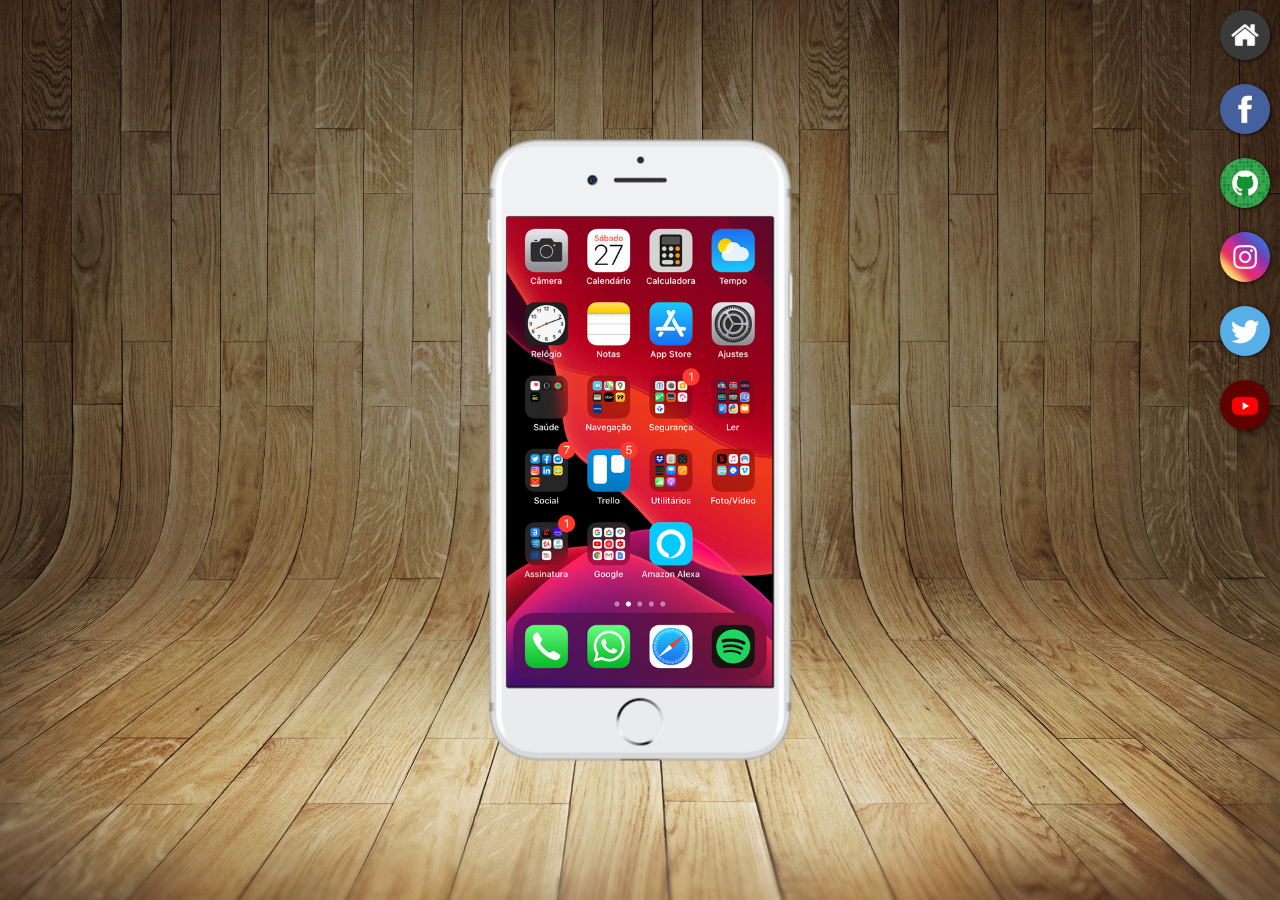
<file: index.html>
<!DOCTYPE html>
<html lang="pt-br">
<head>
    <meta charset="UTF-8">
    <meta name="viewport" content="width=device-width, initial-scale=1.0">
    <title>Projeto Rede Sociais</title>
    <link rel="shortcut icon" href="midia/favicon.ico" type="image/x-icon">
    <link rel="stylesheet" href="styles/style.css">
</head>
<body>
    <main>
        <section id="phone">
            <iframe src="home.html" name="tela" id="tela" frameborder="0">
                [NAVEGADOR NÃO É COMPÁTIVEL COM ISSO]
            </iframe>
        </section>
        <section id="social-medias">
                <a href="pagHome.html" target="tela"> <img src="midia/imagens/logo-home.jpg" alt=""></a> <br>
                <a href="pagFacebook.html" target="tela"> <img src="midia/imagens/logo-facebook.jpg" alt=""></a> <br>
                <a href="pagGithub.html" target="tela"> <img src="midia/imagens/logo-github.jpg" alt=""></a> <br>
                <a href="pagInstagram.html" target="tela"> <img src="midia/imagens/logo-instagram.jpg" alt=""></a> <br>
                <a href="pagTwitter.html" target="tela"> <img src="midia/imagens/logo-twitter.jpg" alt=""></a> <br>
                <a href="pagYoutube.html" target="tela"> <img src="midia/imagens/logo-youtube.jpg" alt=""></a>
        </section>
    </main>
</body>
</html>
</file>
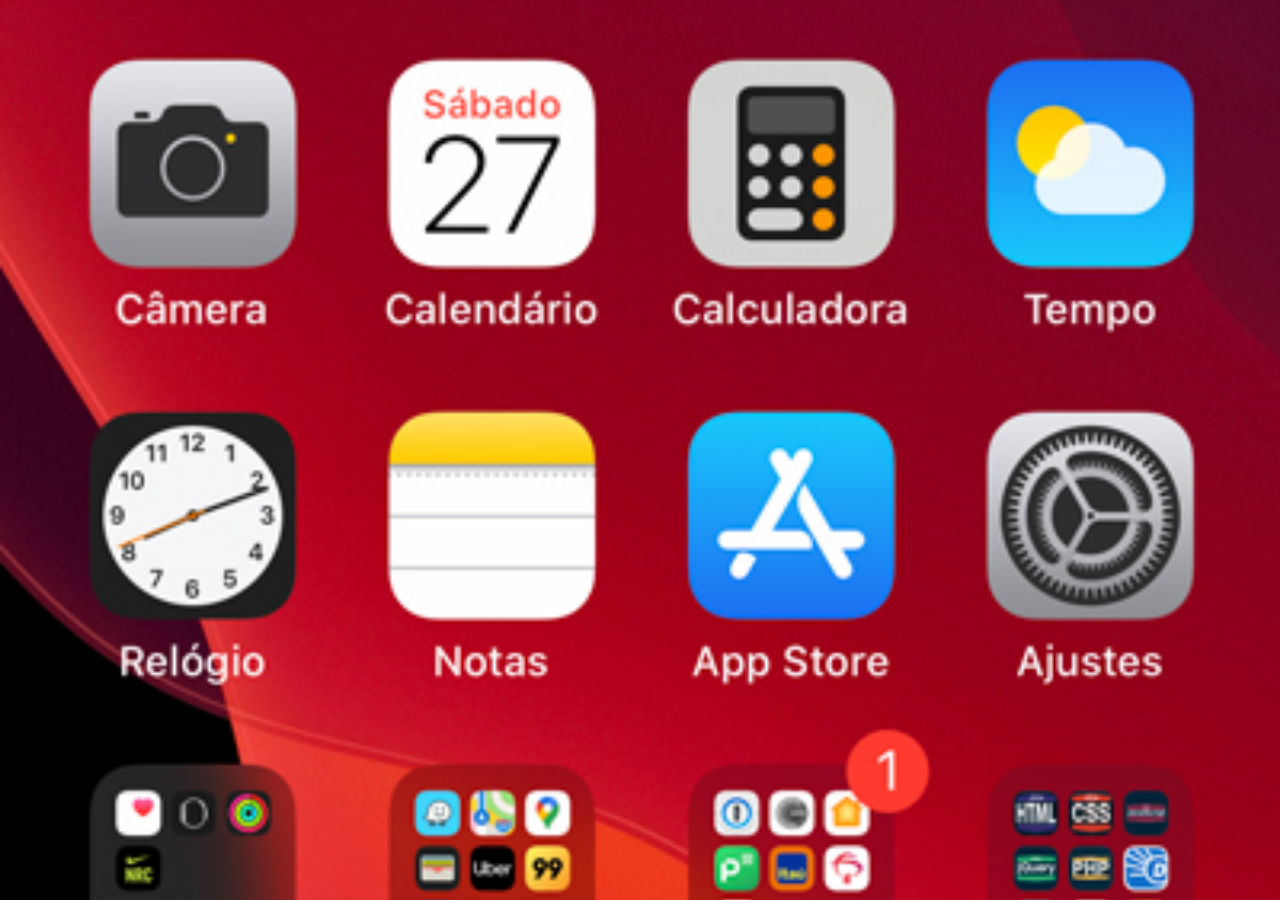
<file: home.html>
<!DOCTYPE html>
<html lang="pt-br">
<head>
    <meta charset="UTF-8">
    <meta name="viewport" content="width=device-width, initial-scale=1.0">
    <title>HOME</title>
    <style>
        * {
            padding: 0px;
            margin: 0px;
        }
        body {
            height: 100vh;
            width: 100vw;
            background: black url(midia/imagens/tela-home.jpg) no-repeat top center;
            background-size: cover;
        }
    </style>
</head>
<body>
    
</body>
</html>
</file>
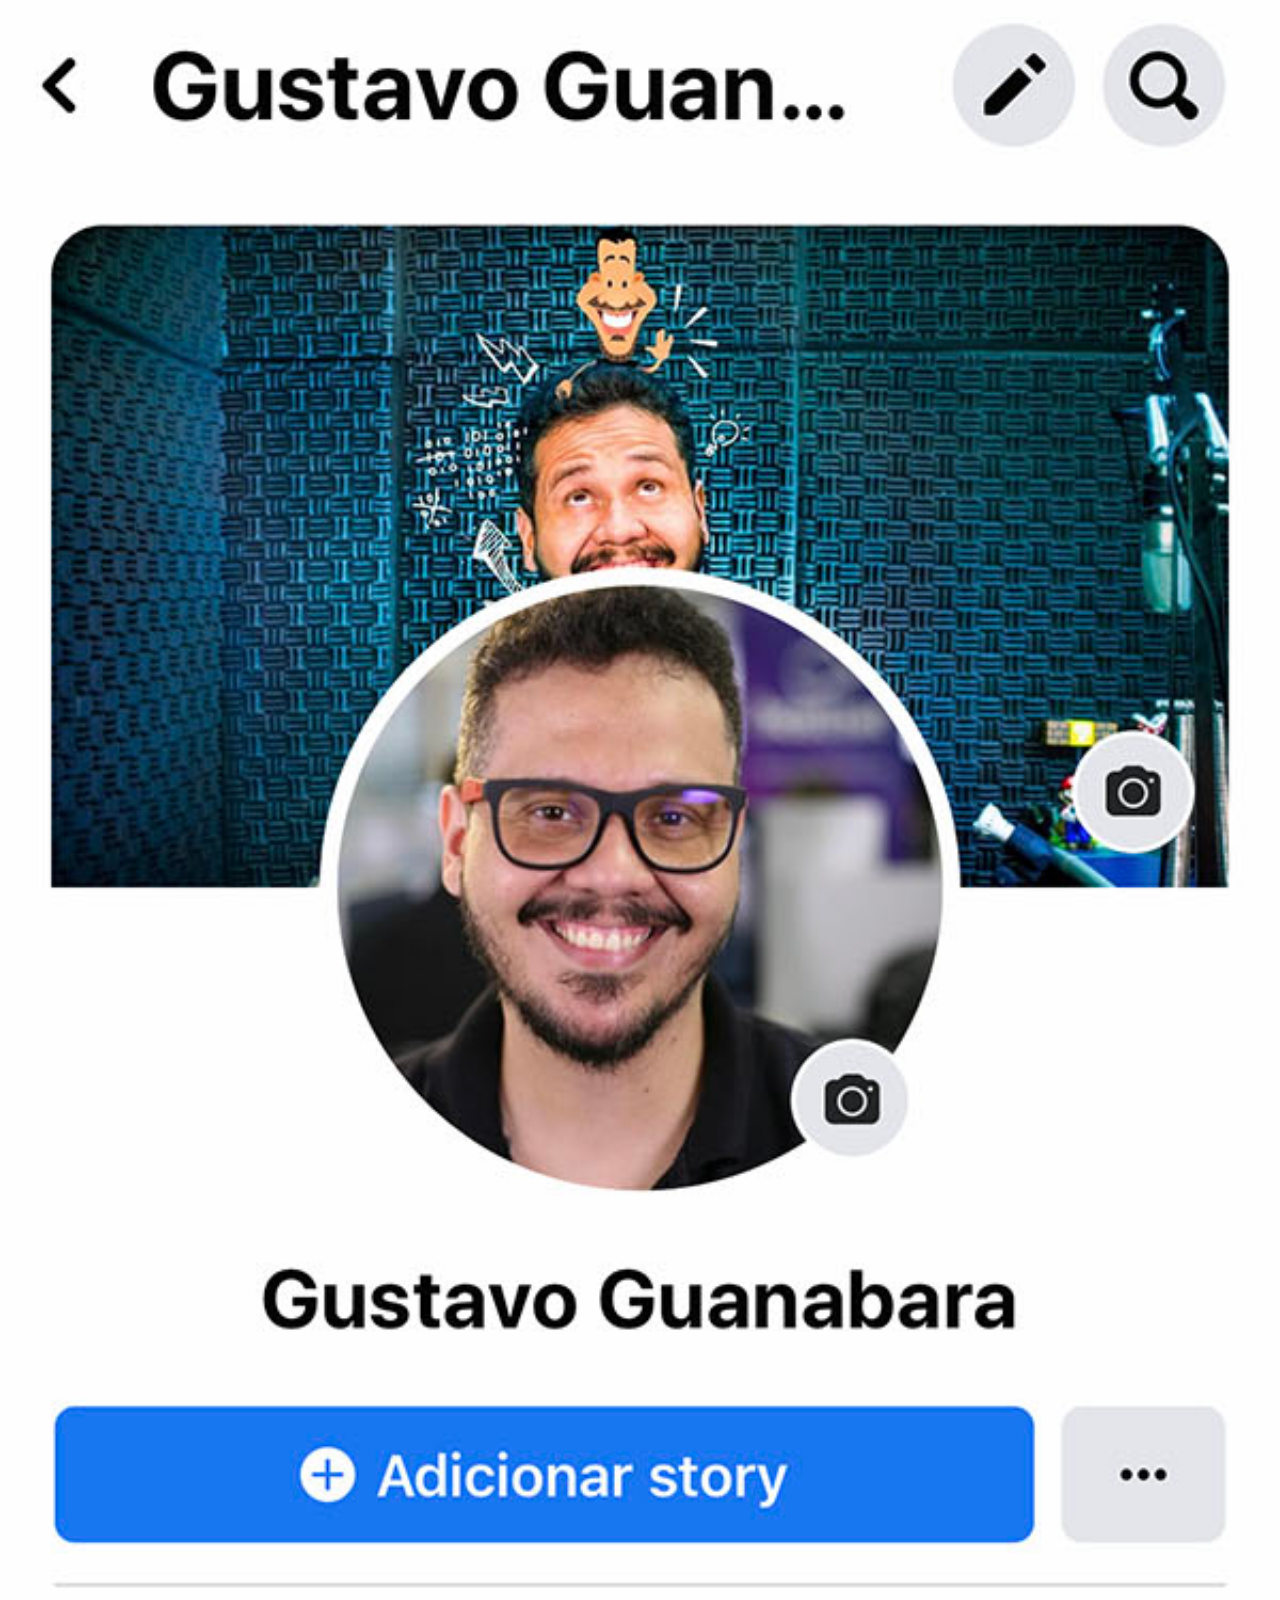
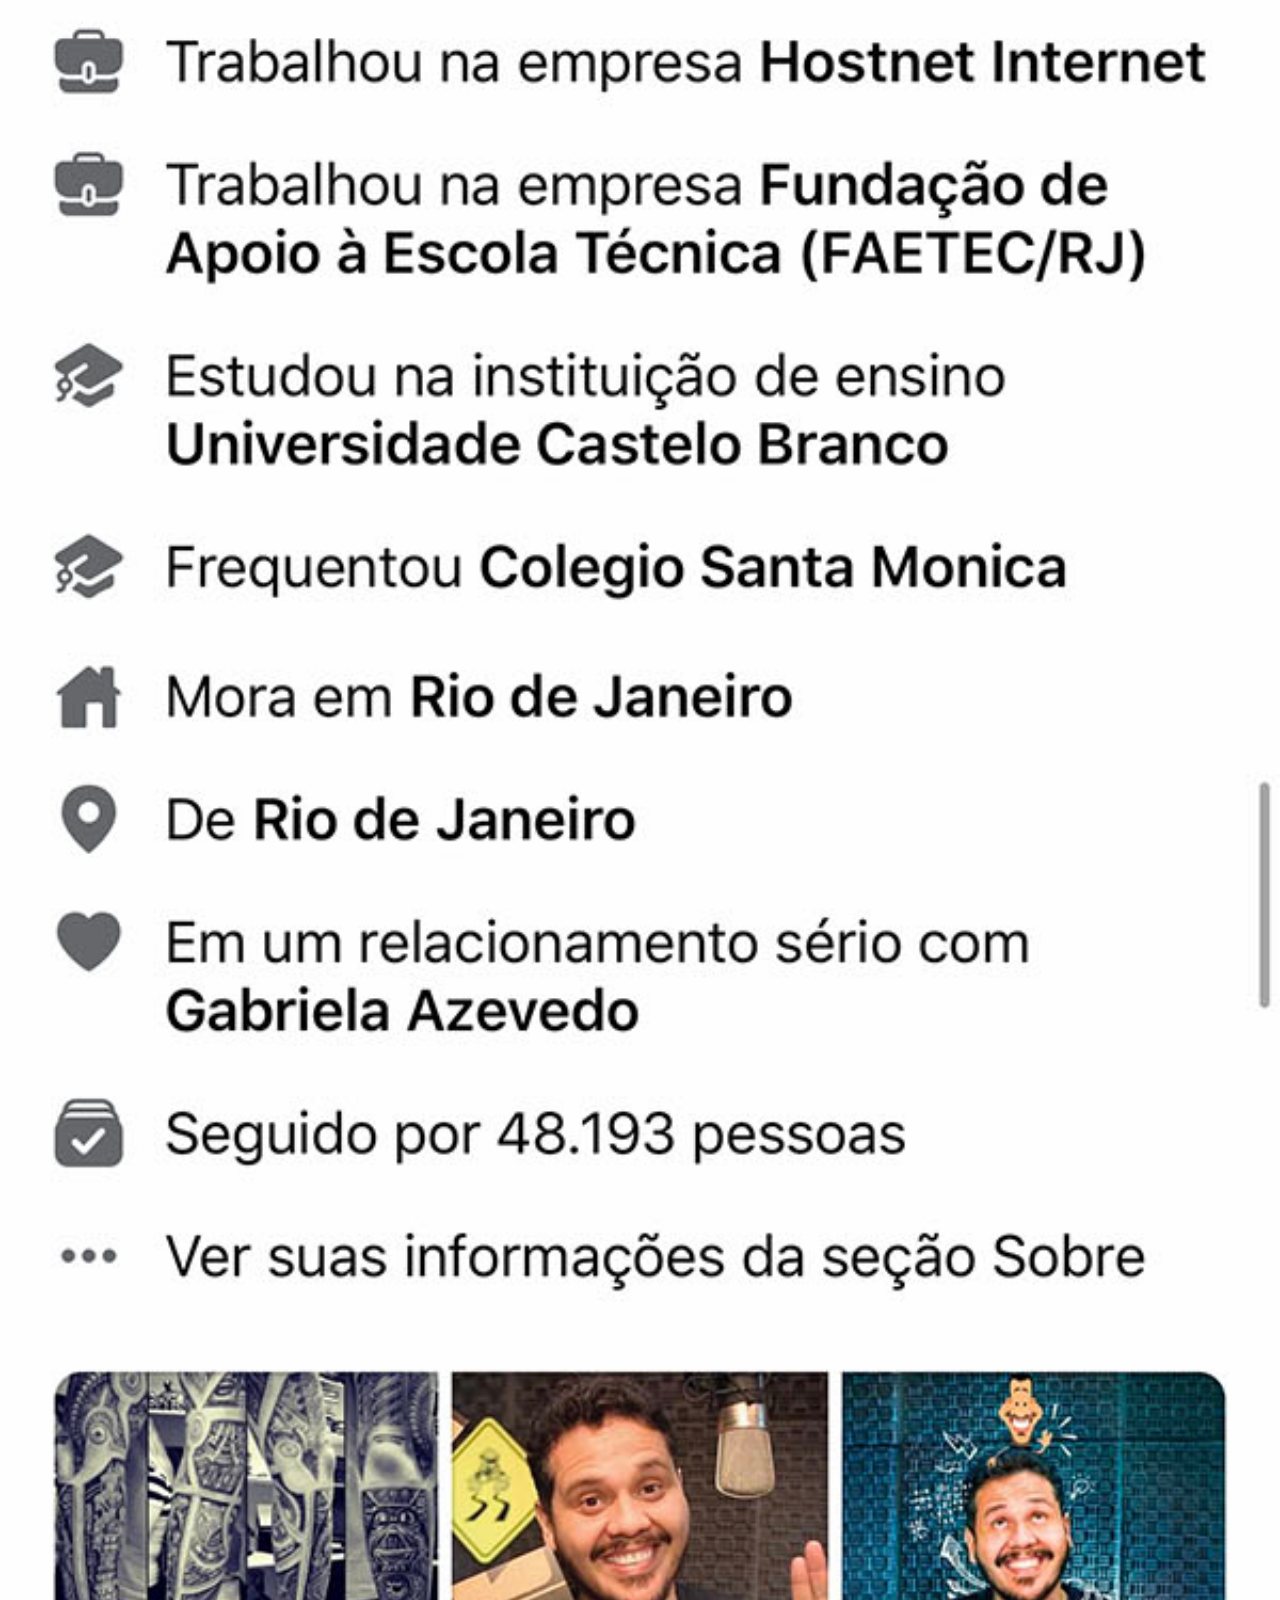
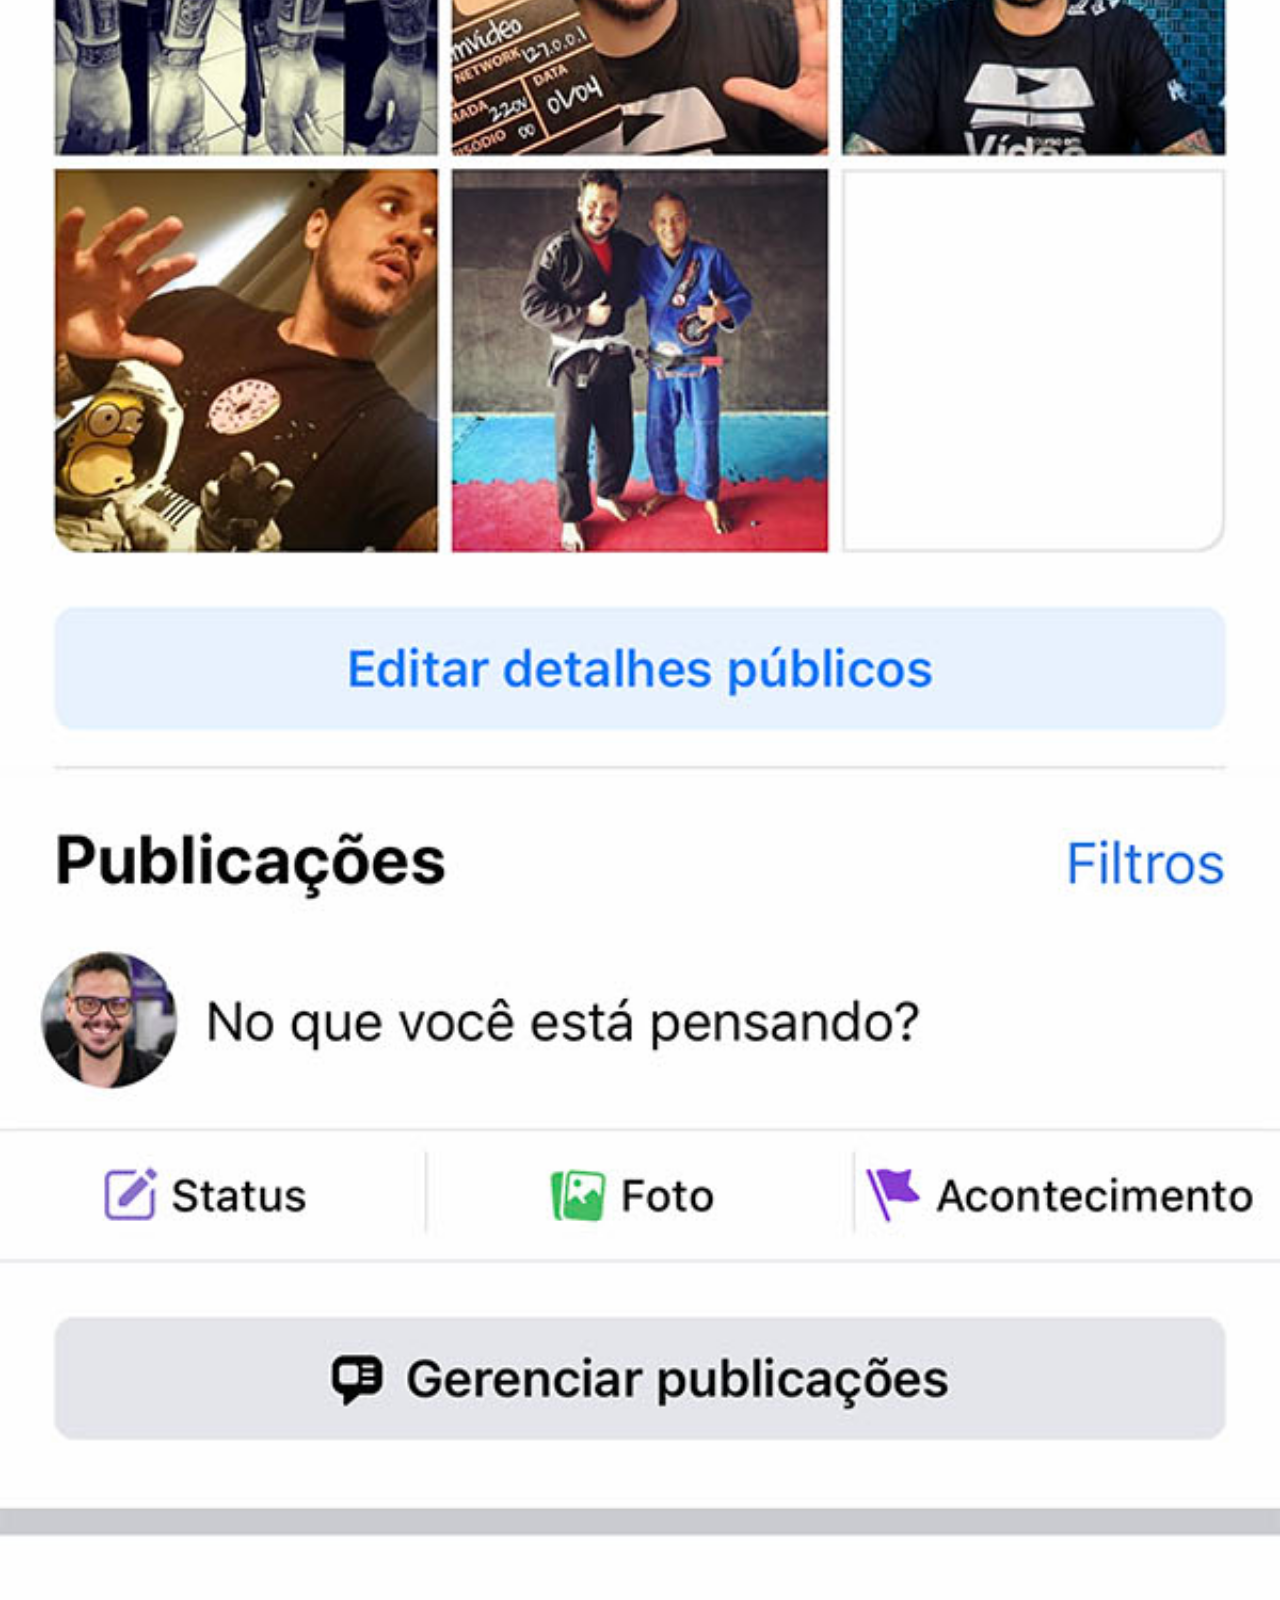
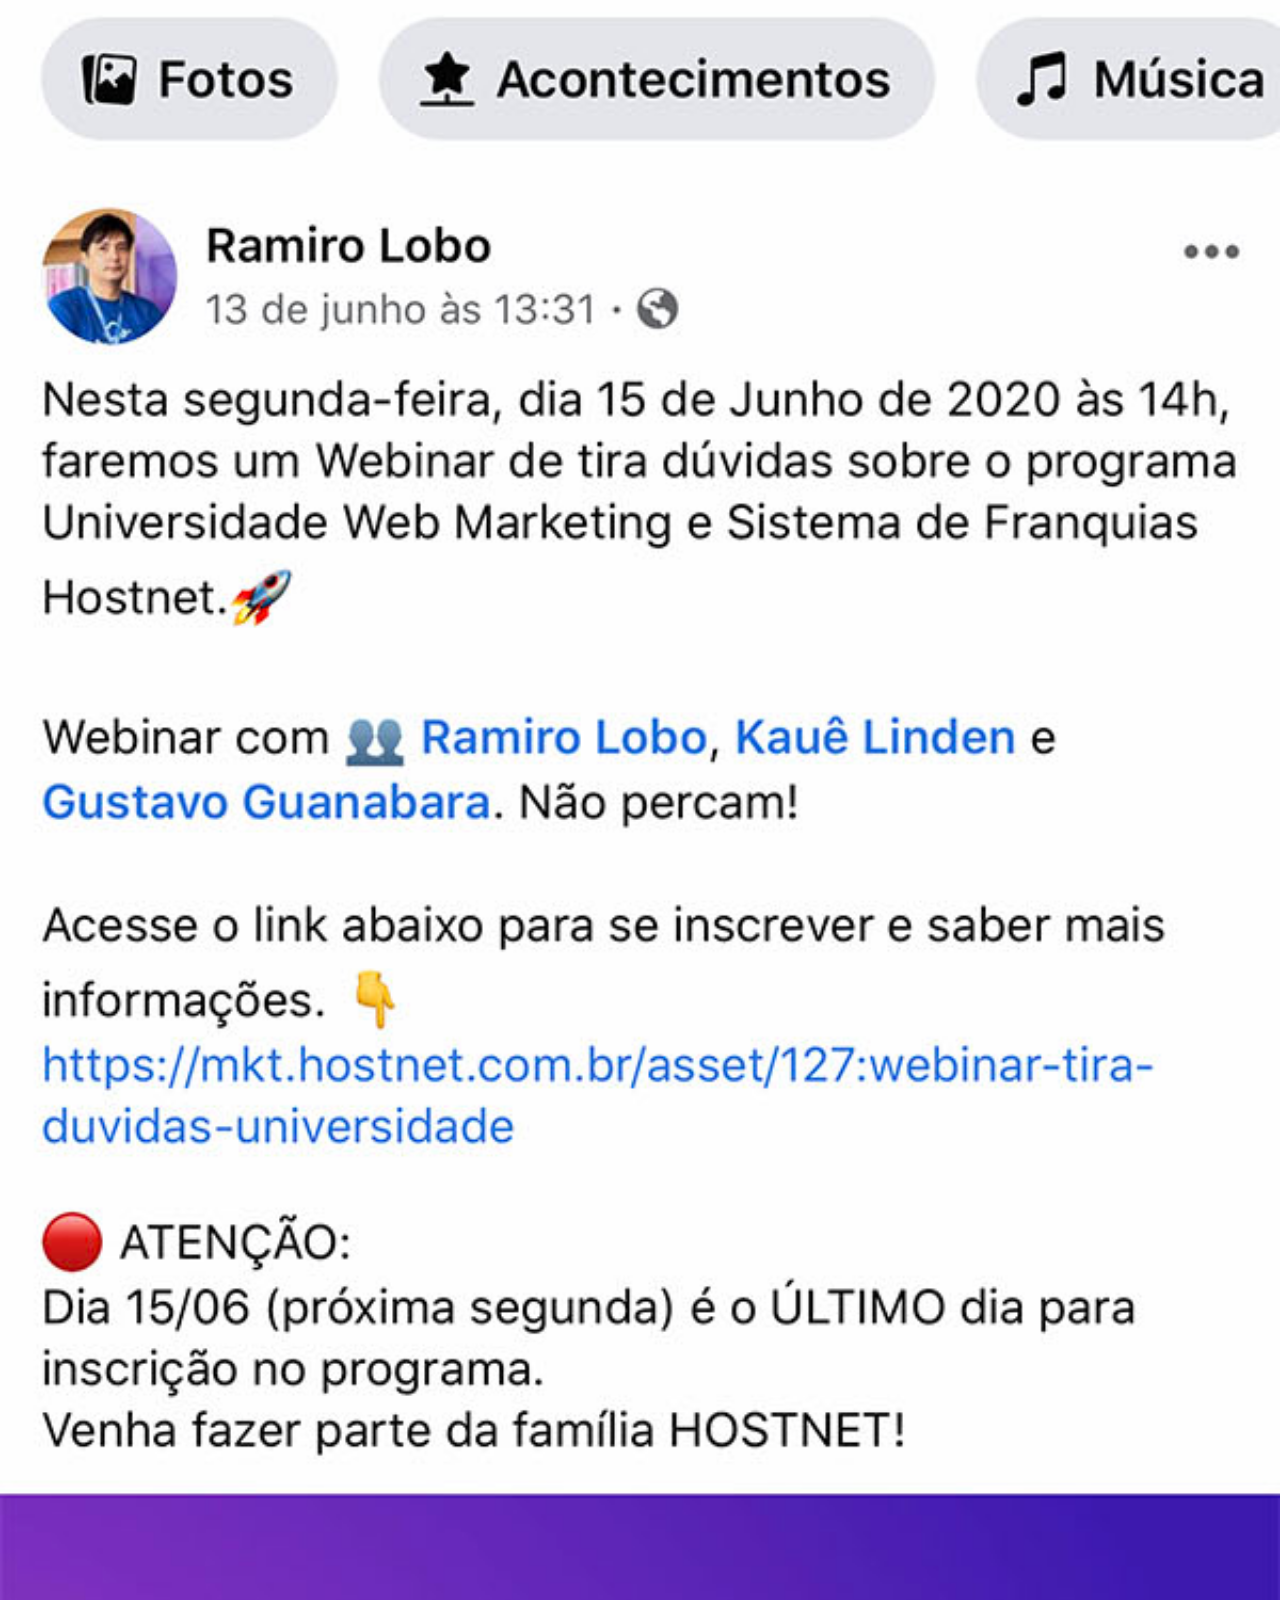
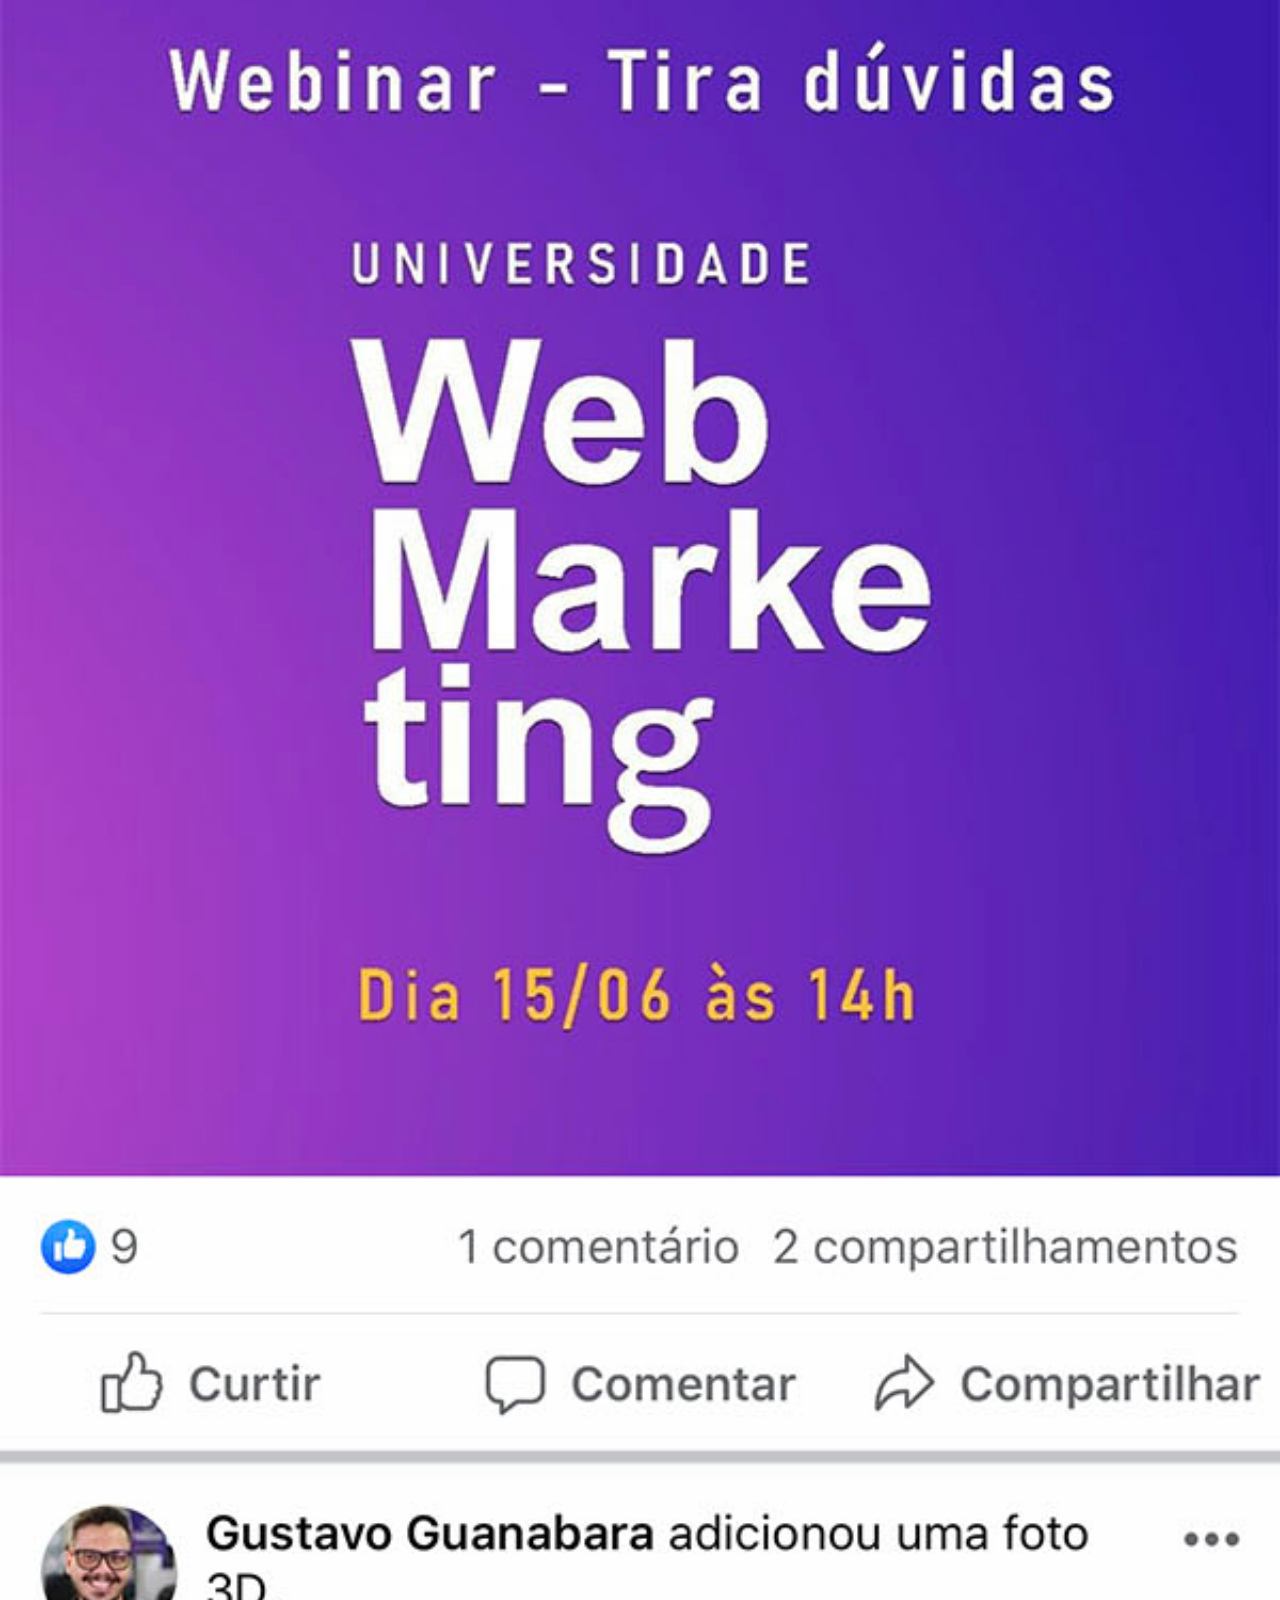
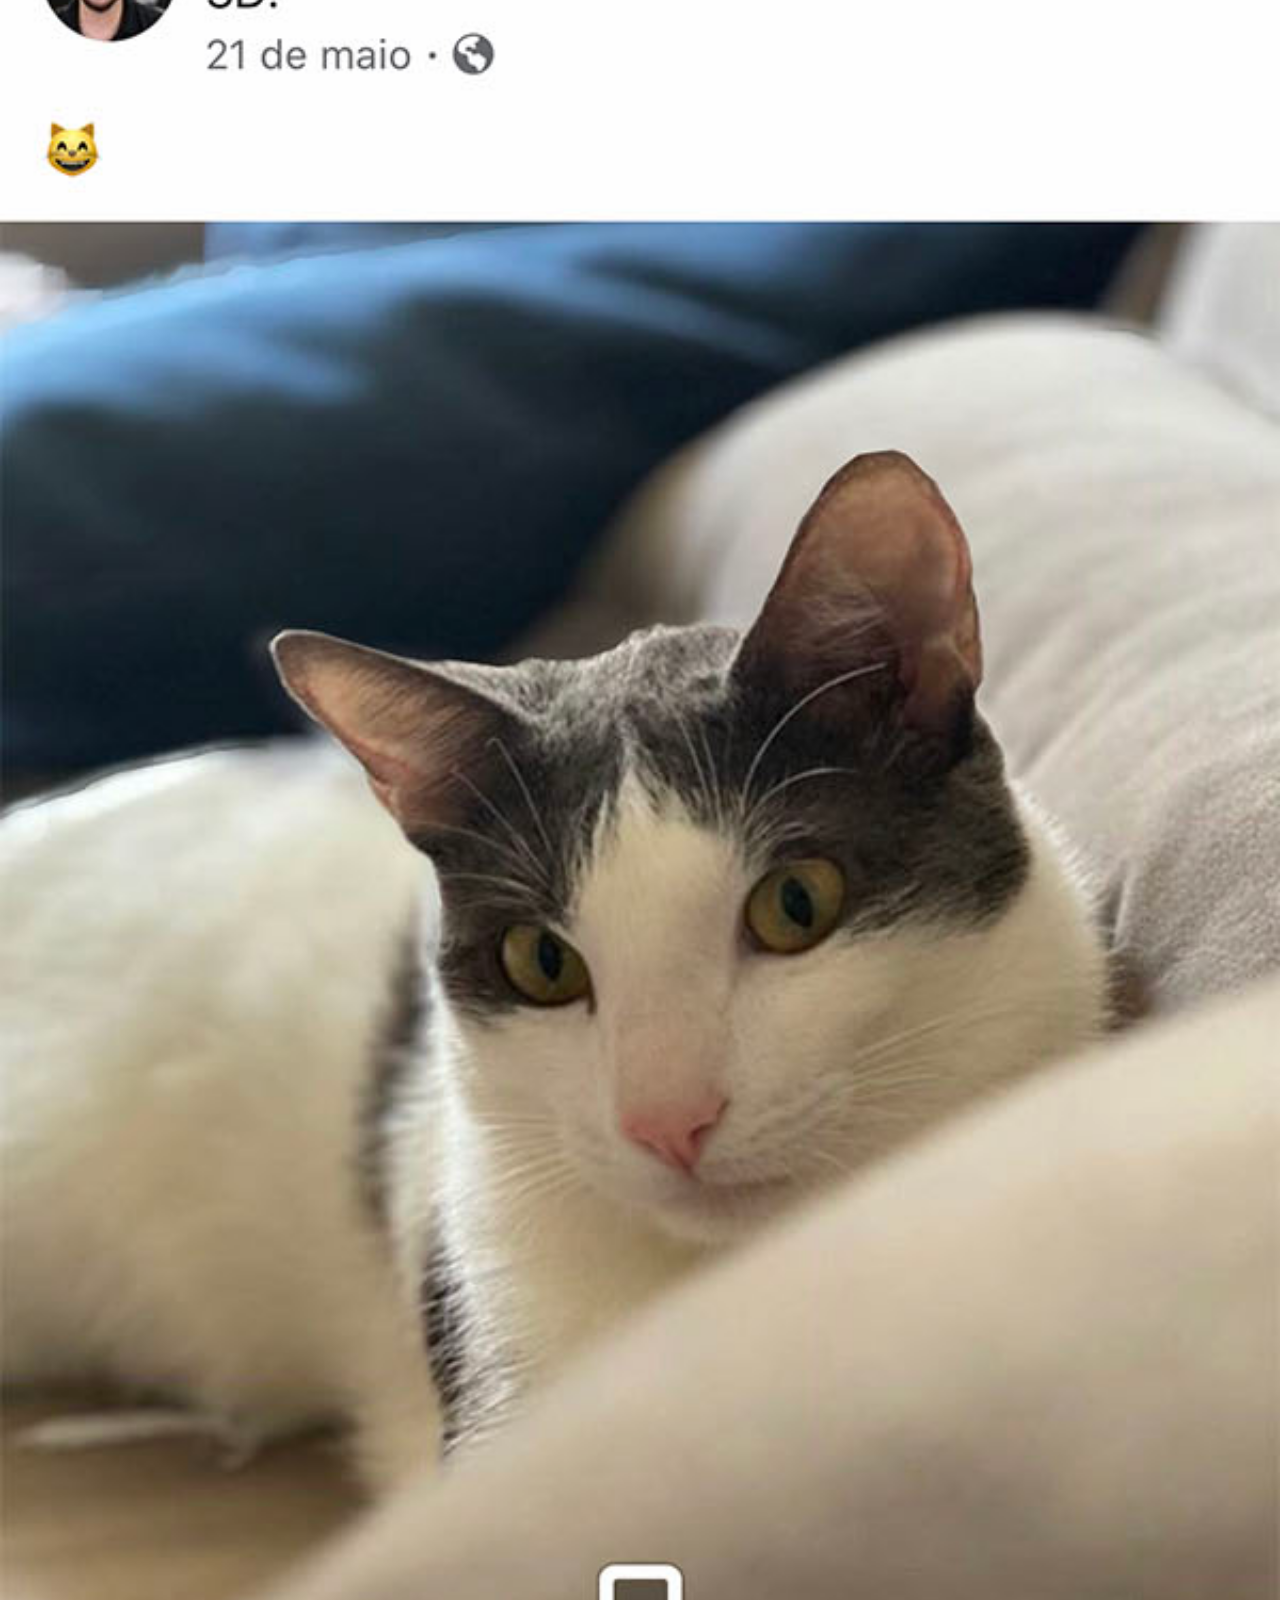
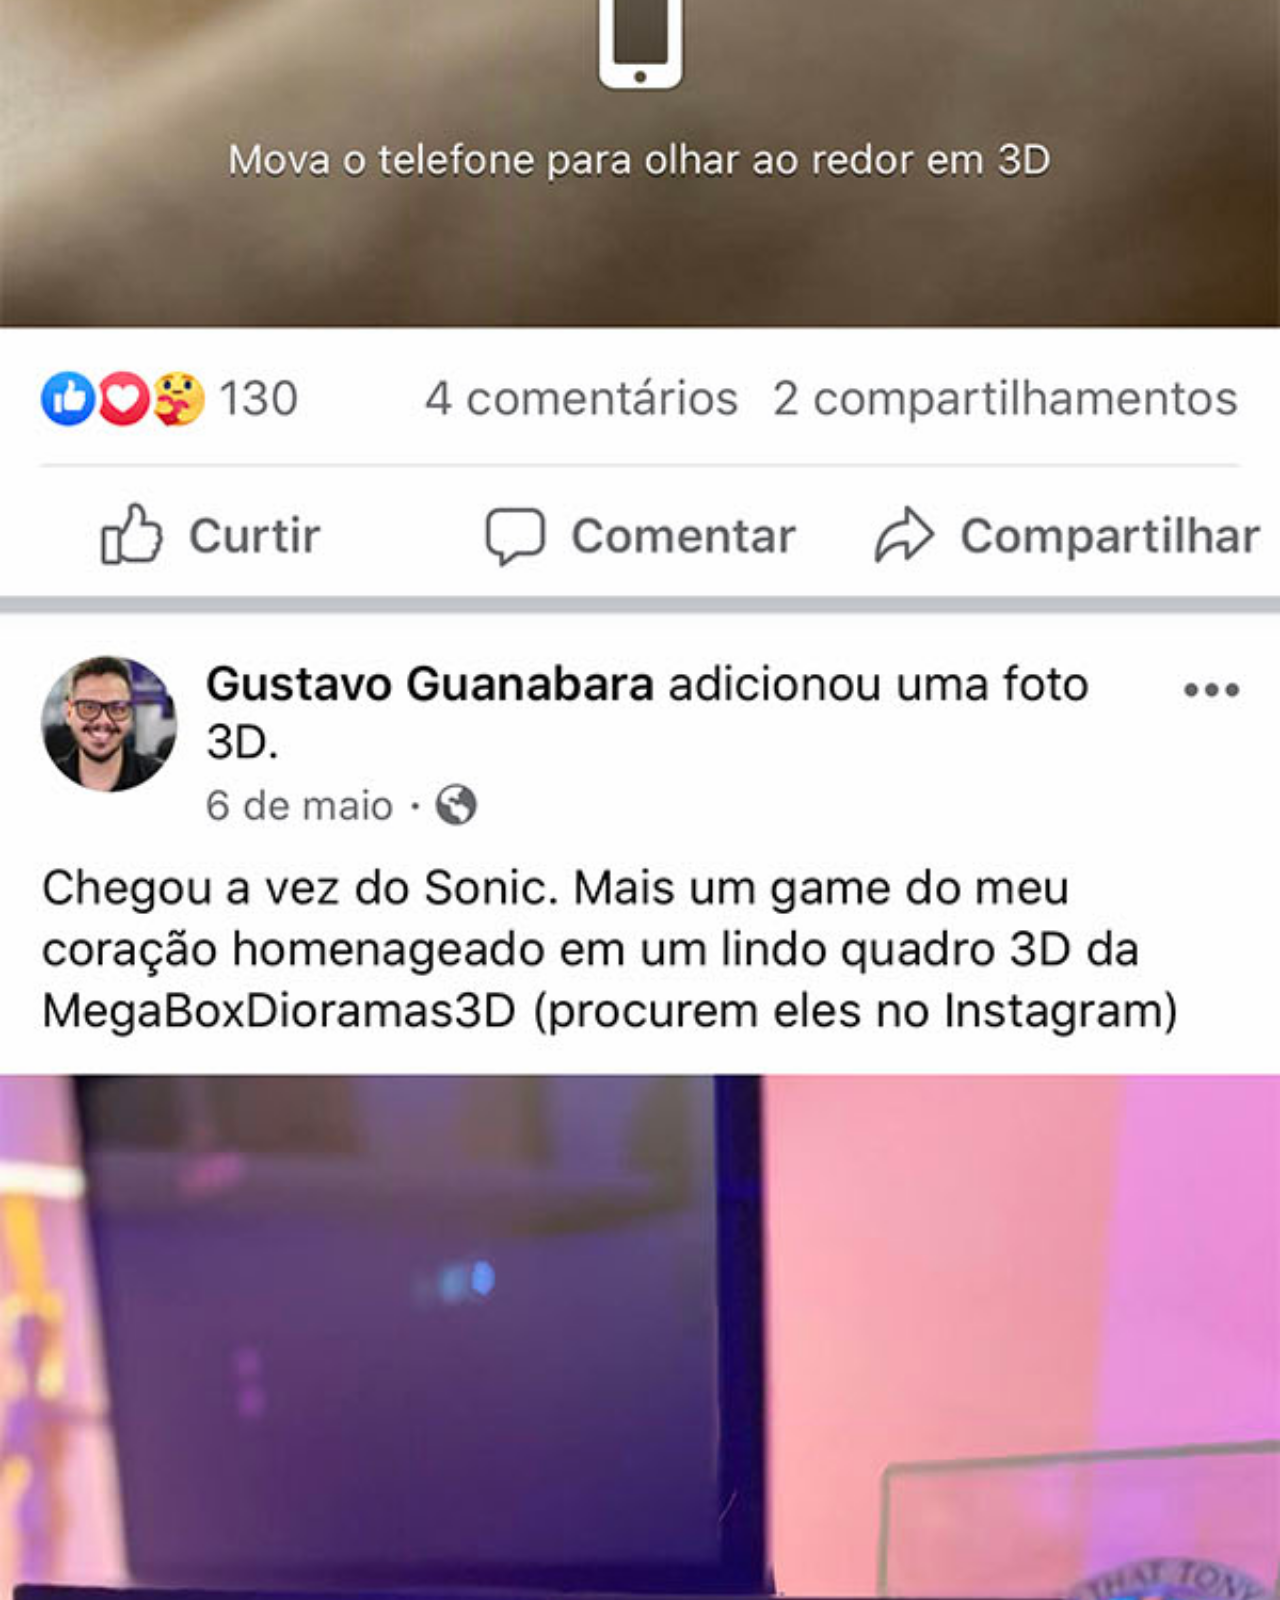
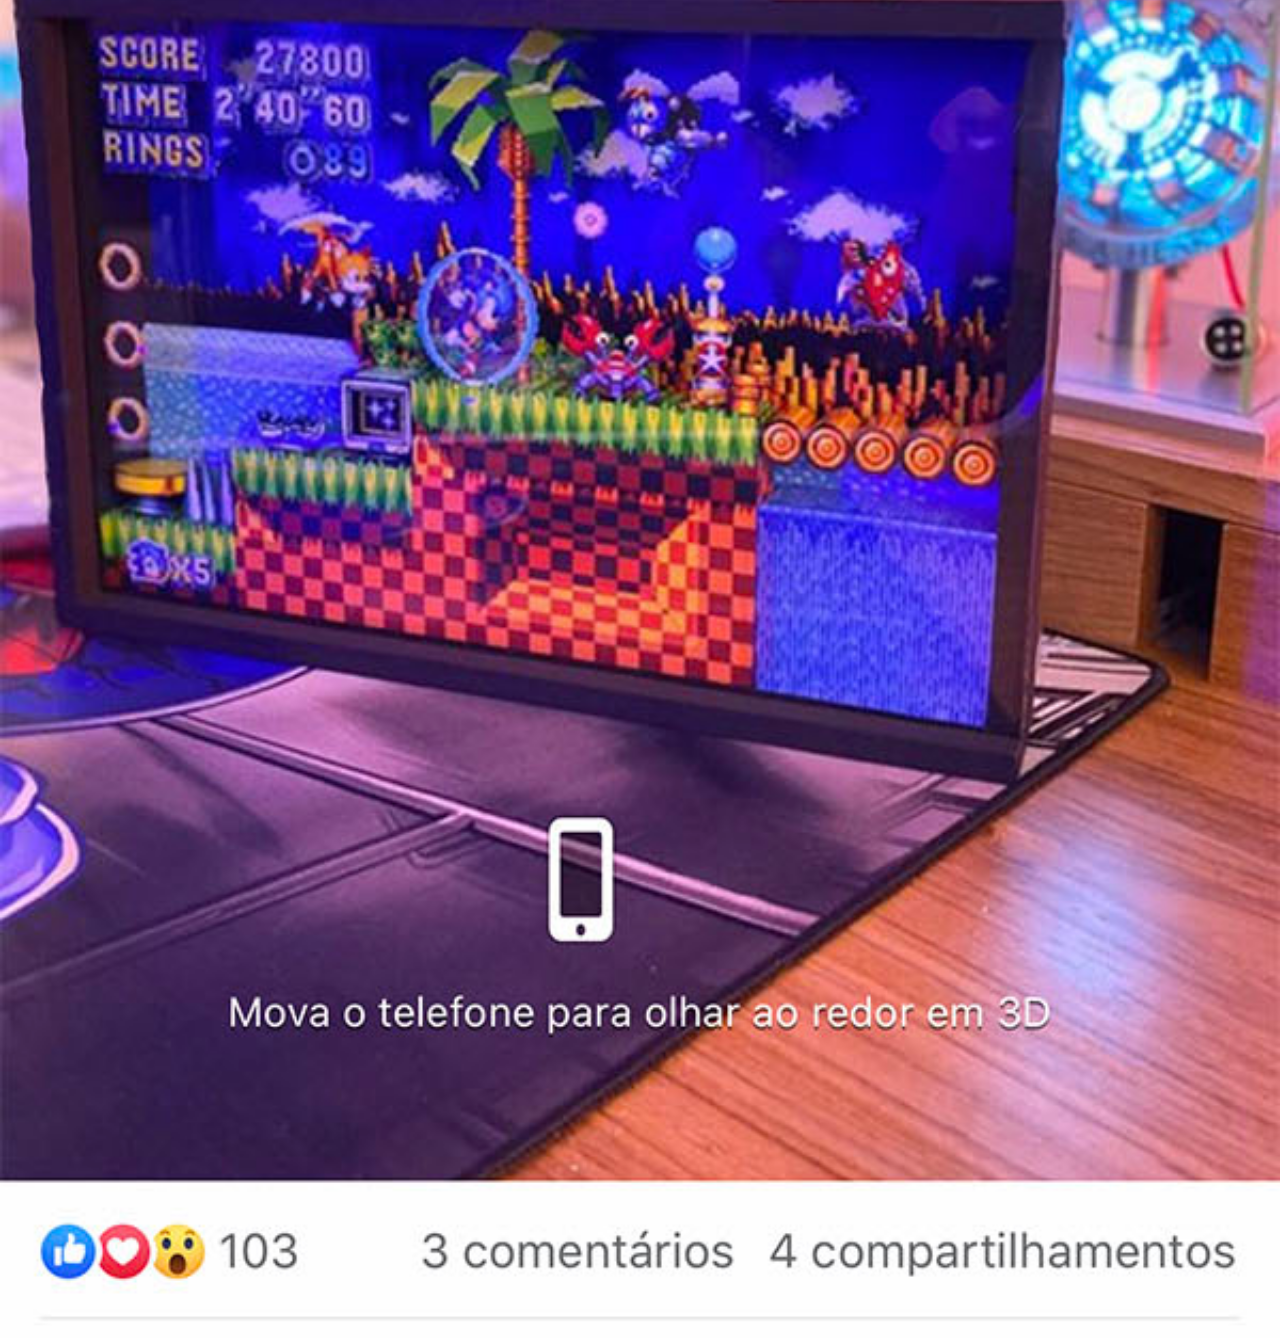
<file: pagFacebook.html>
<!DOCTYPE html>
<html lang="pt-br">
<head>
    <meta charset="UTF-8">
    <meta name="viewport" content="width=device-width, initial-scale=1.0">
    <title>Facebook</title>
    <style>
        * {
            margin: 0px 0px -6px 0px;
            padding: 0px;
        }
        ::-webkit-scrollbar {
            width: 0px;
            height: 0px;
        }

        img {
            width: 100vw;
            
        }
    </style>
</head>
<body>
    <a href="https://www.facebook.com/gustavoguanabara/" target="_blank"><img src="midia/imagens/tela-facebook.jpg" alt=""></a>
</body>
</html>
</file>
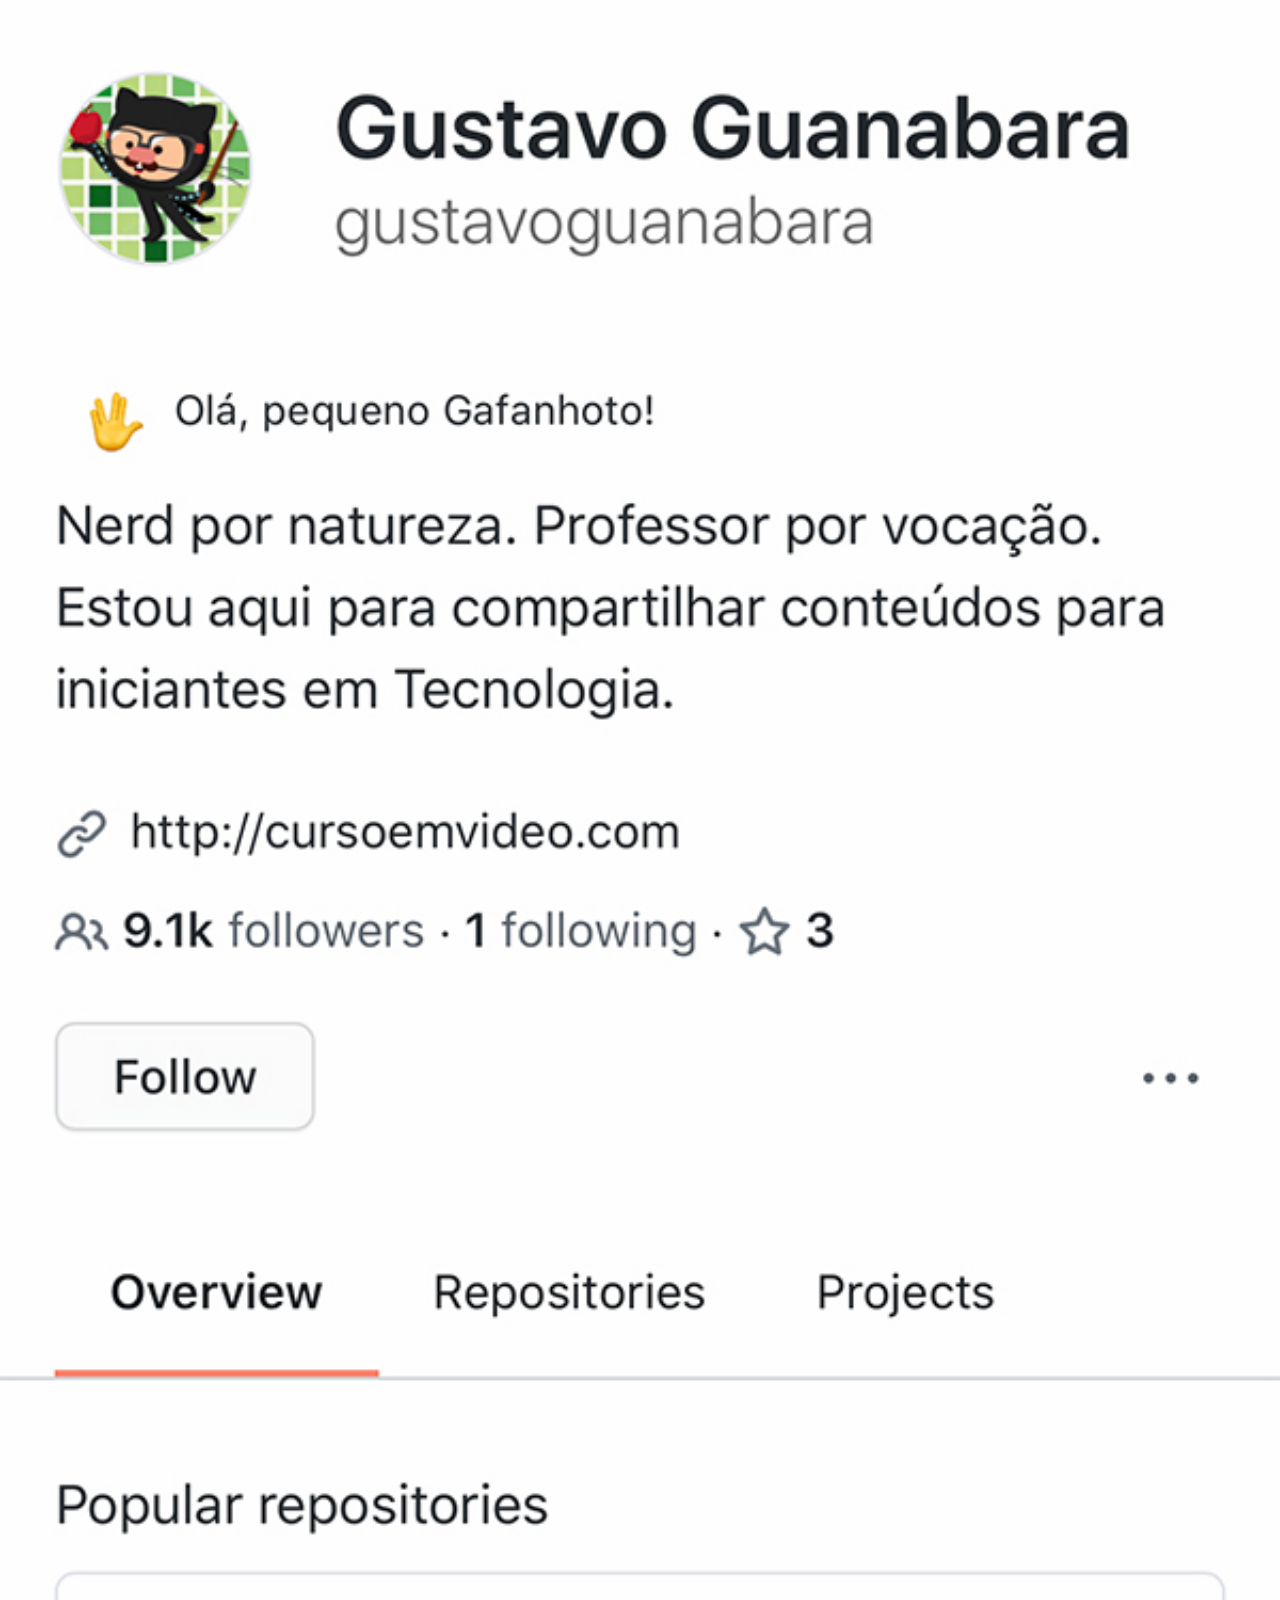
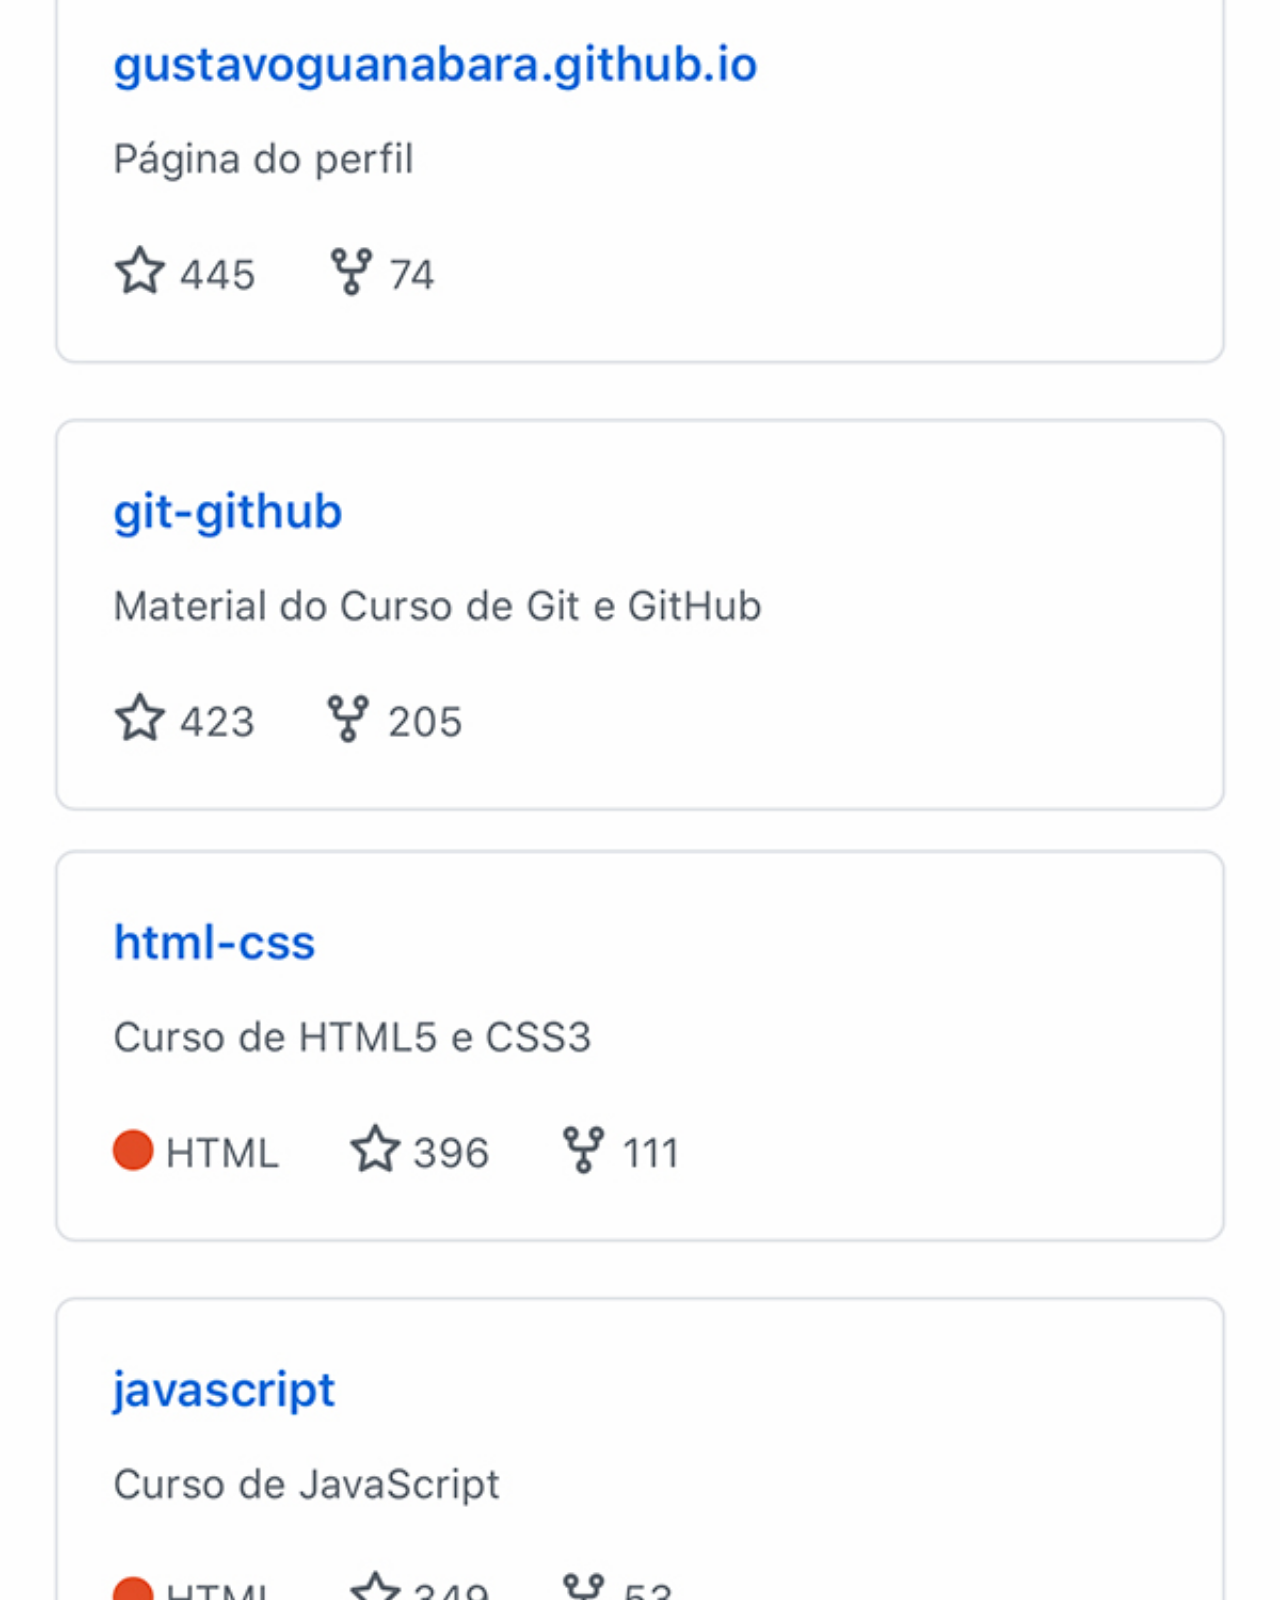
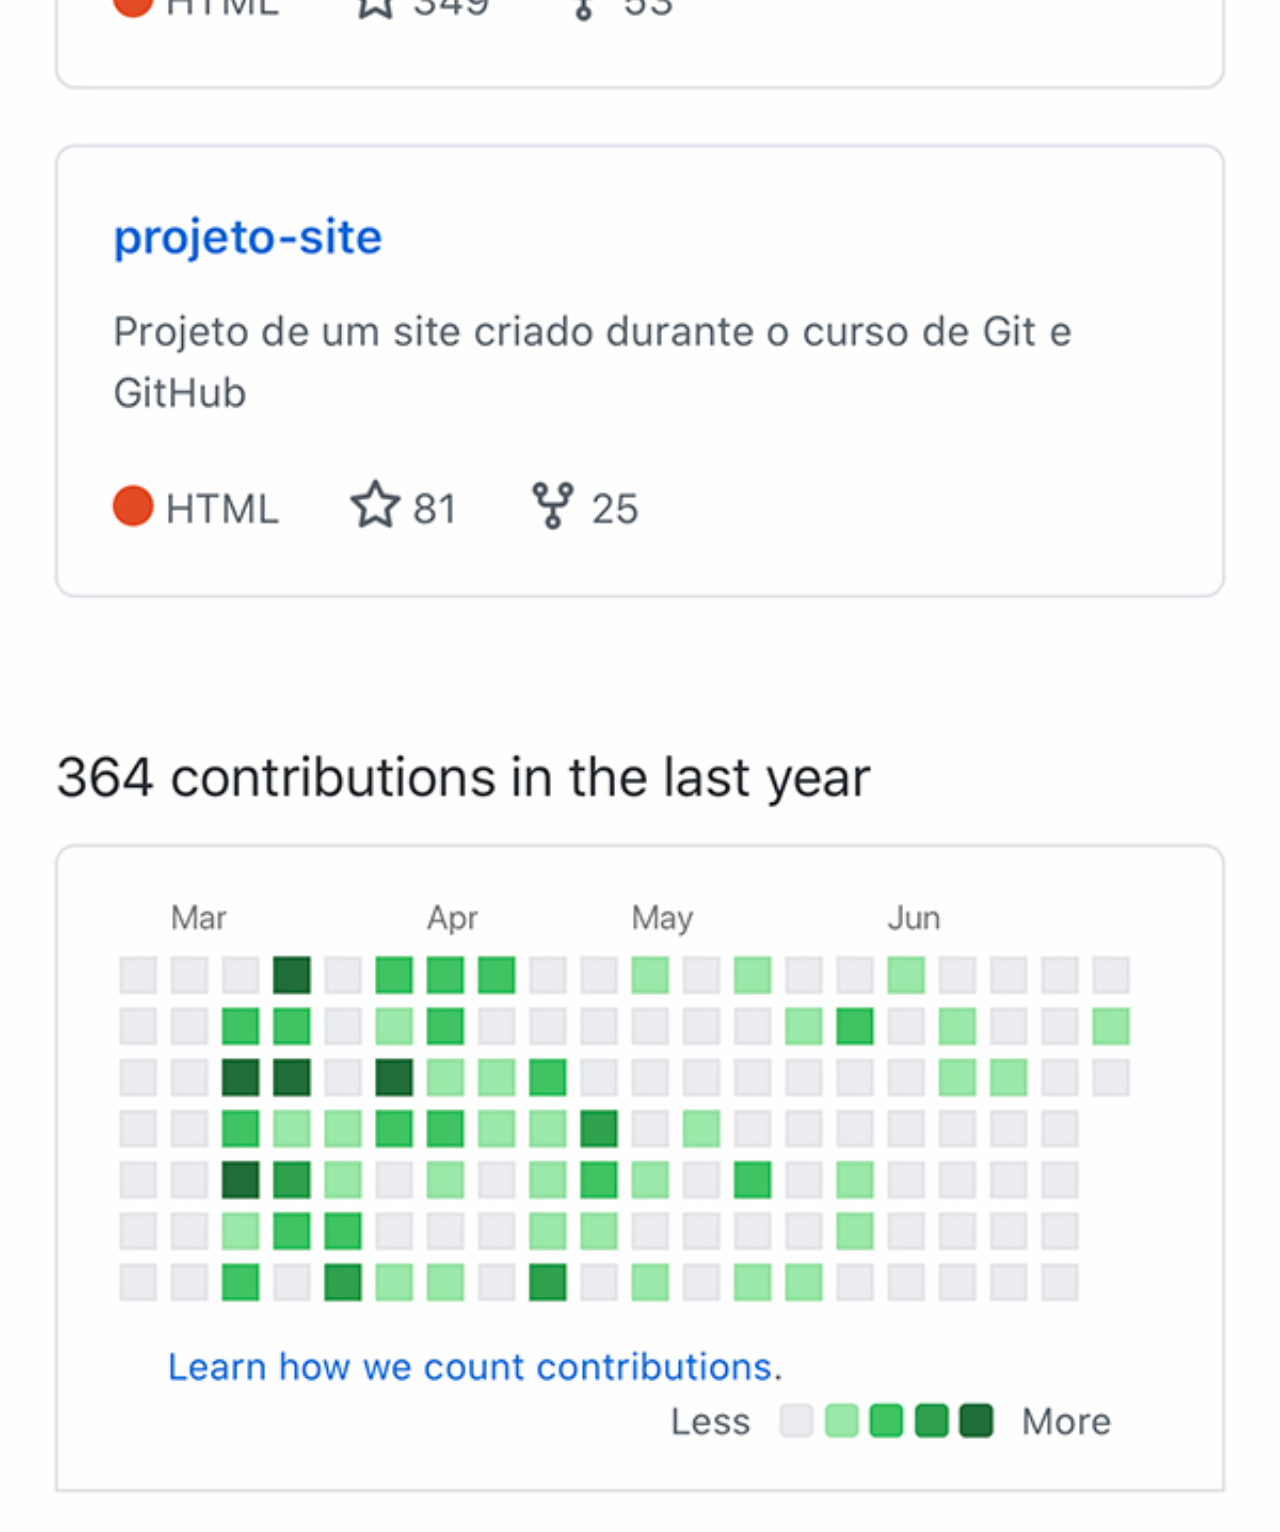
<file: pagGithub.html>
<!DOCTYPE html>
<html lang="pt-br">
<head>
    <meta charset="UTF-8">
    <meta name="viewport" content="width=device-width, initial-scale=1.0">
    <title>Github</title>
    <style>
        * {
            margin: 0px 0px -5px 0px;
            padding: 0px;
        }
        ::-webkit-scrollbar {
            width: 0px;
            height: 0px;
        }

        img {
            width: 100vw;
            
        }
    </style>
</head>
<body>
    <a href="https://github.com/gustavoguanabara/" target="_blank"><img src="midia/imagens/tela-github.jpg" alt=""></a>
</body>
</html>
</file>
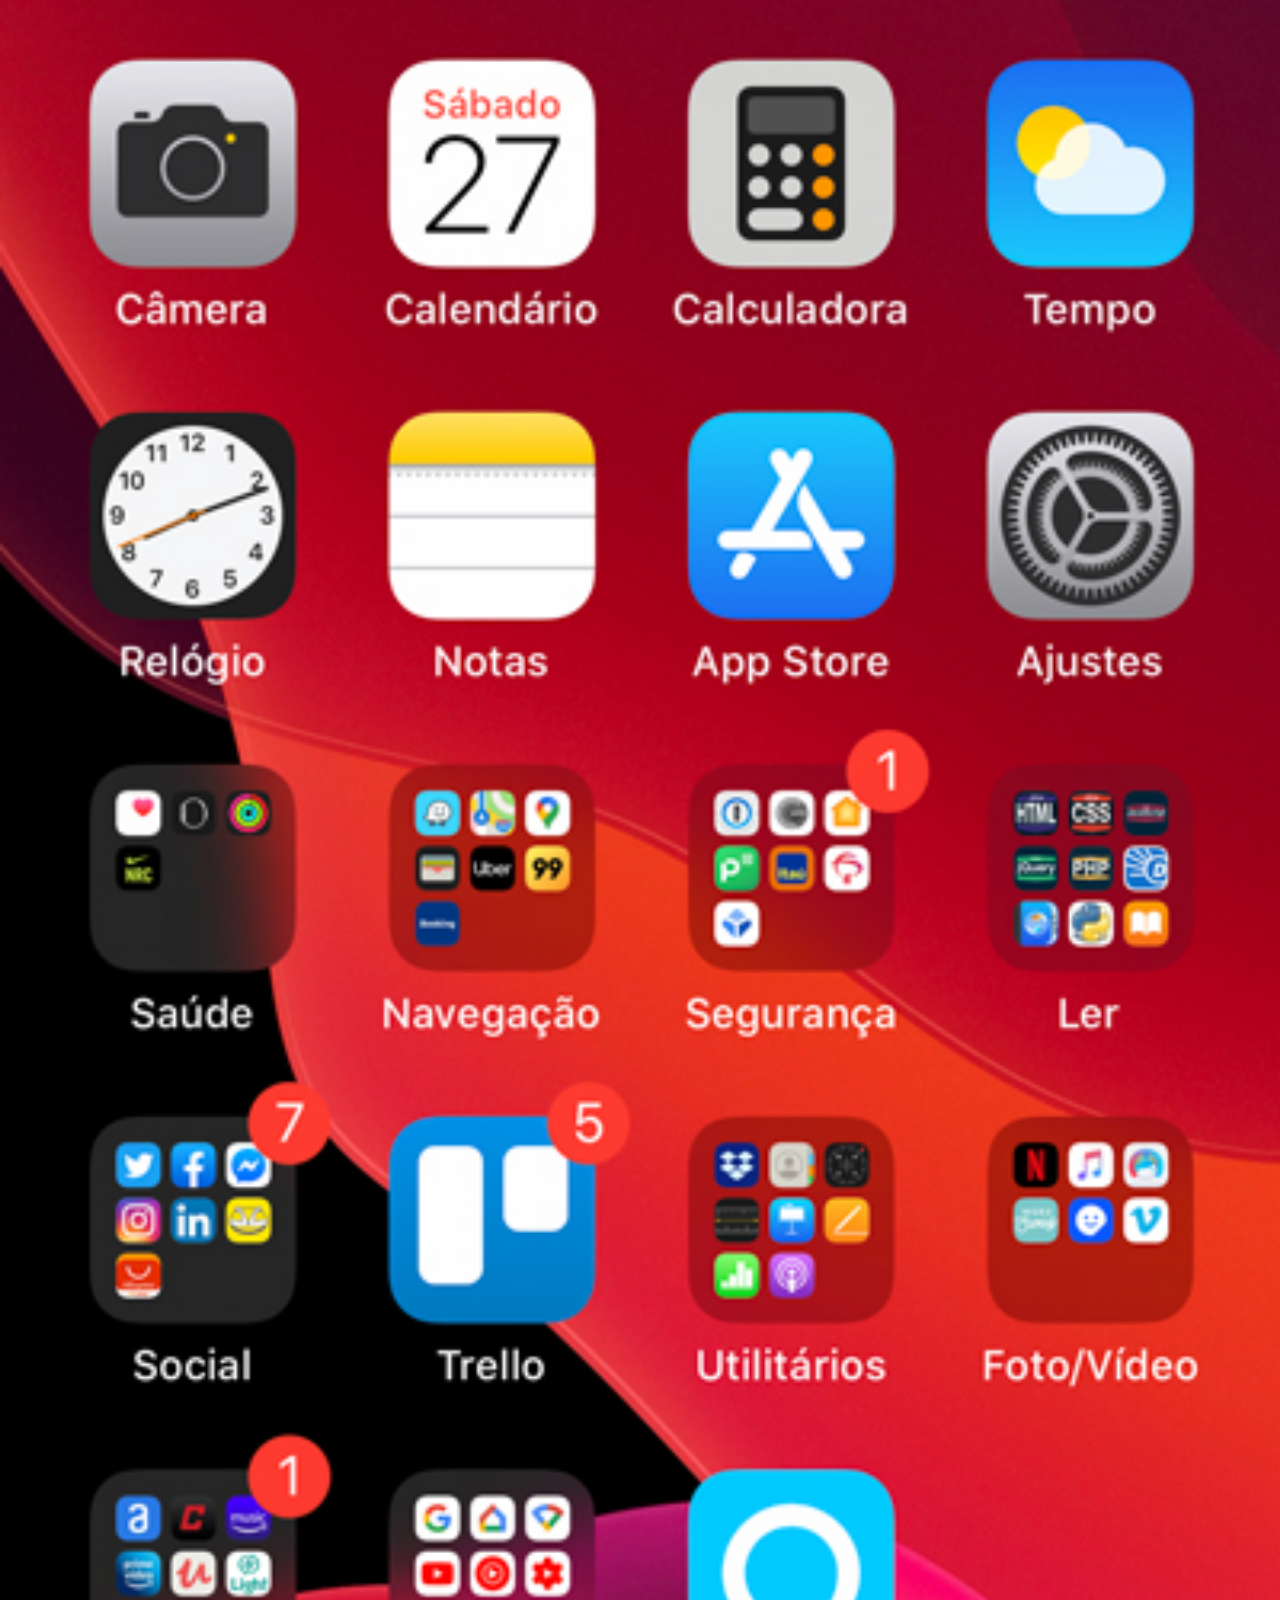
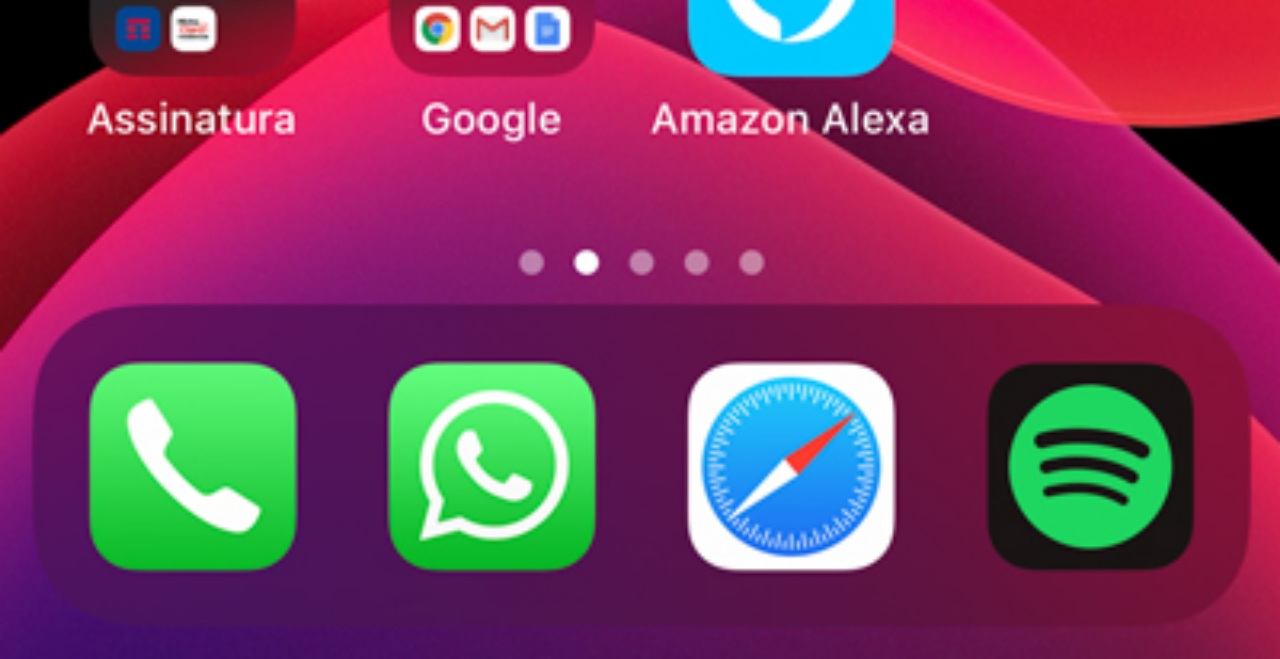
<file: pagHome.html>
<!DOCTYPE html>
<html lang="pt-br">
<head>
    <meta charset="UTF-8">
    <meta name="viewport" content="width=device-width, initial-scale=1.0">
    <title>HomePage</title>
    <style>
        * {
            margin: 0px 0px -5px 0px;
            padding: 0px;
        }
        ::-webkit-scrollbar {
            width: 0px;
            height: 0px;
        }

        img {
            width: 100vw;
            
        }
    </style>
</head>
<body>
    <a href=""><img src="midia/imagens/tela-home.jpg" alt=""></a>
</body>
</html>
</file>
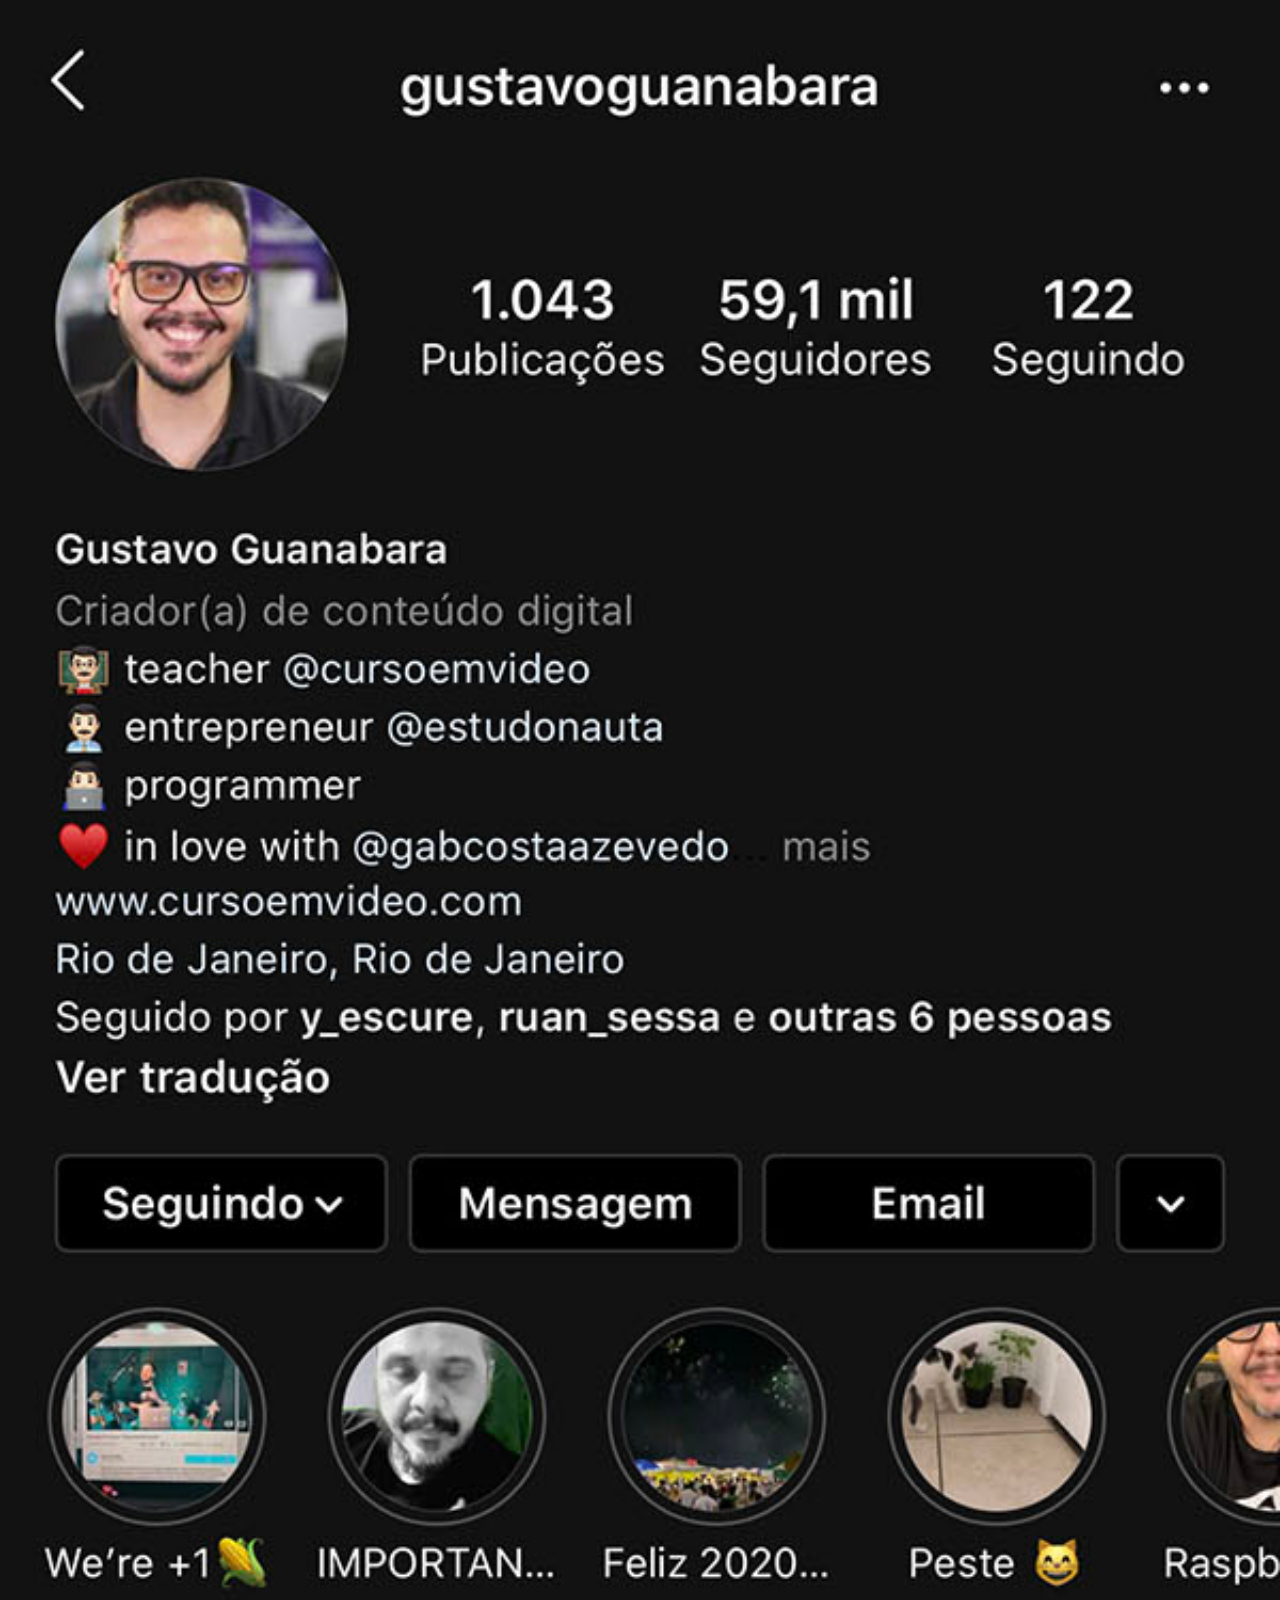
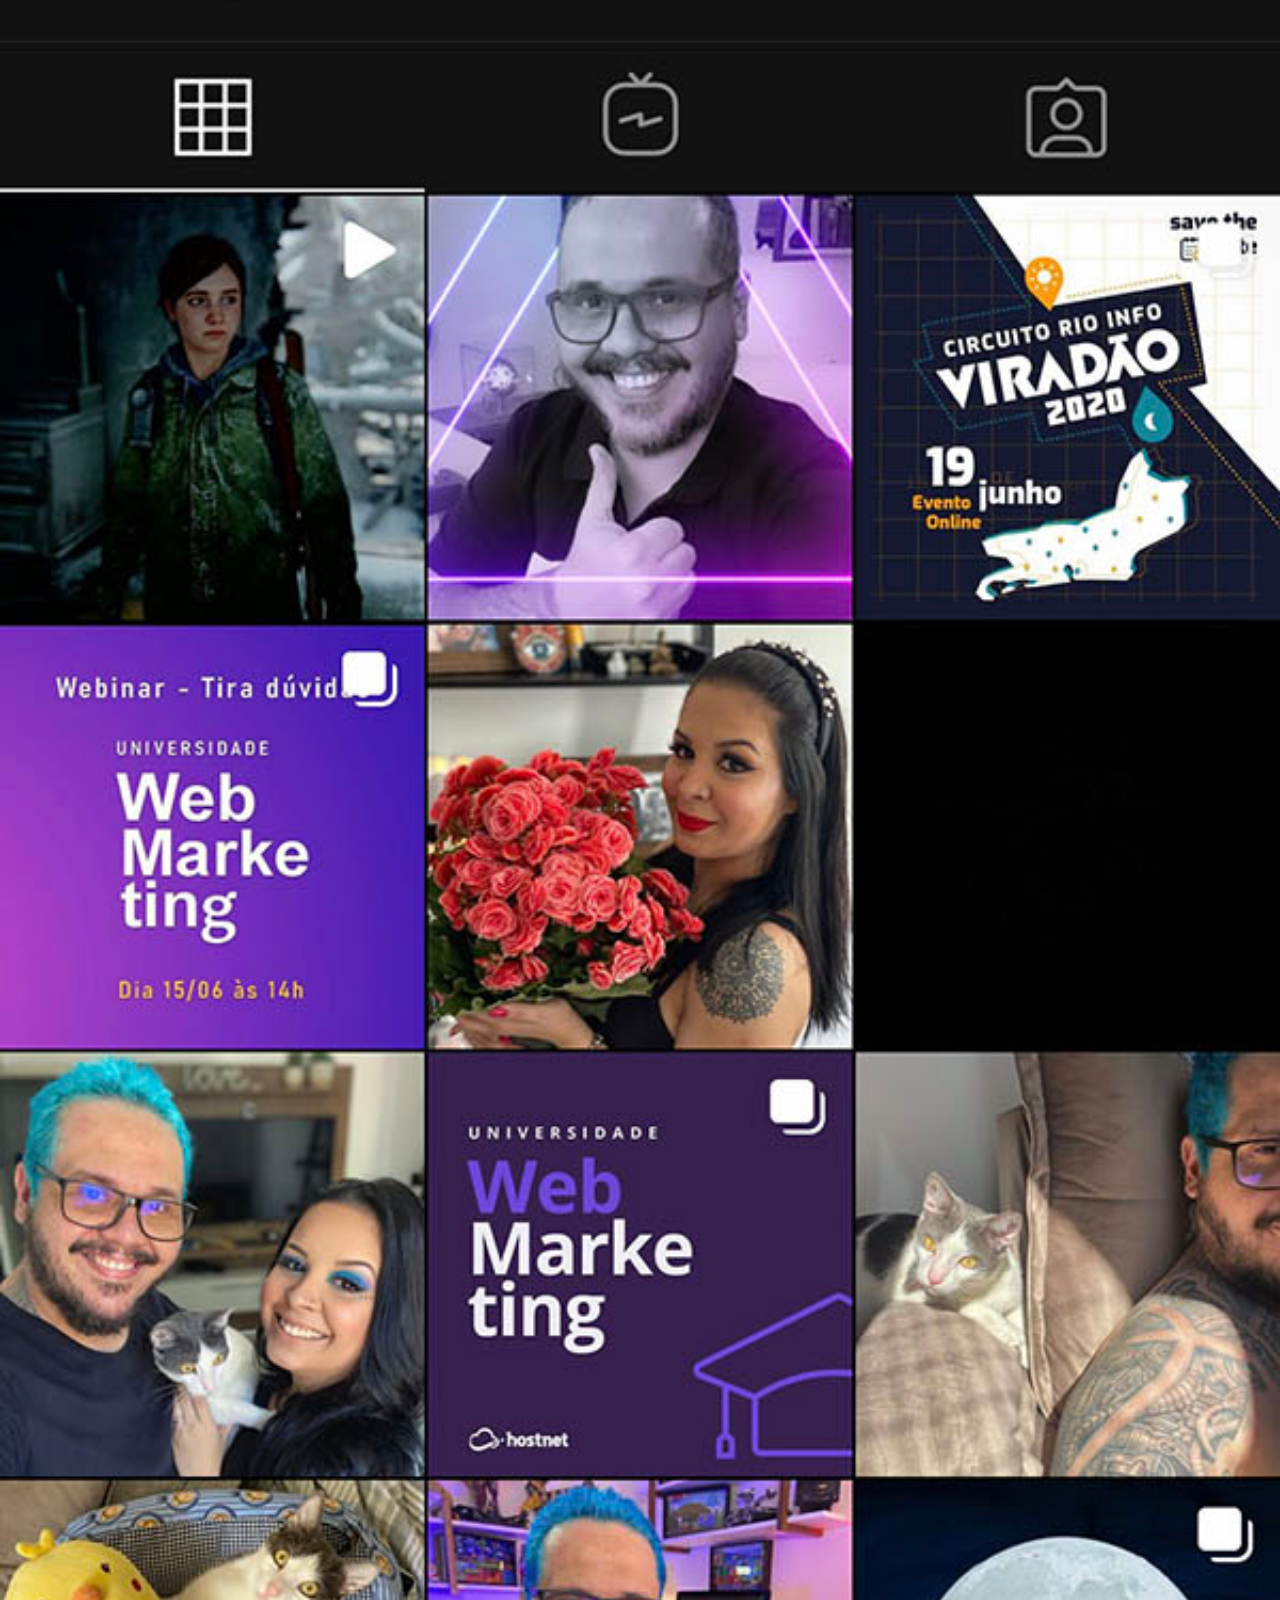
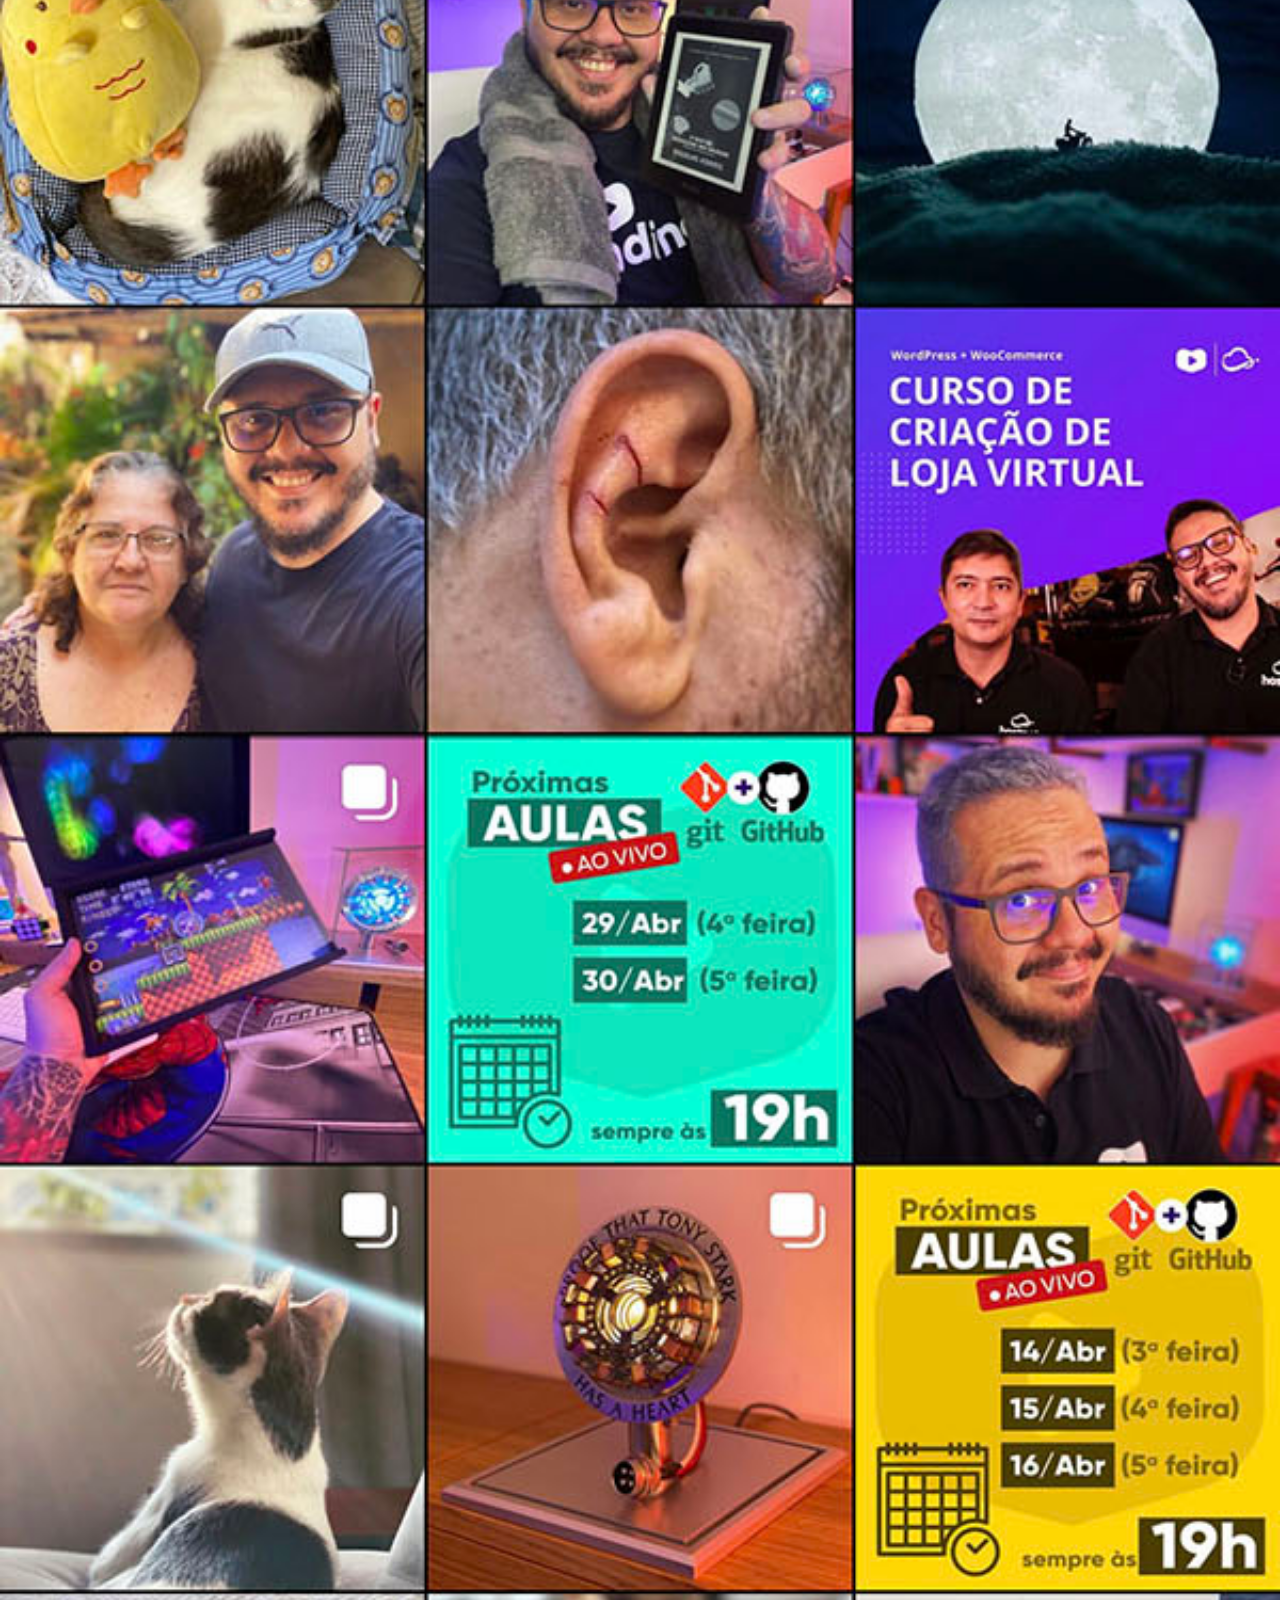
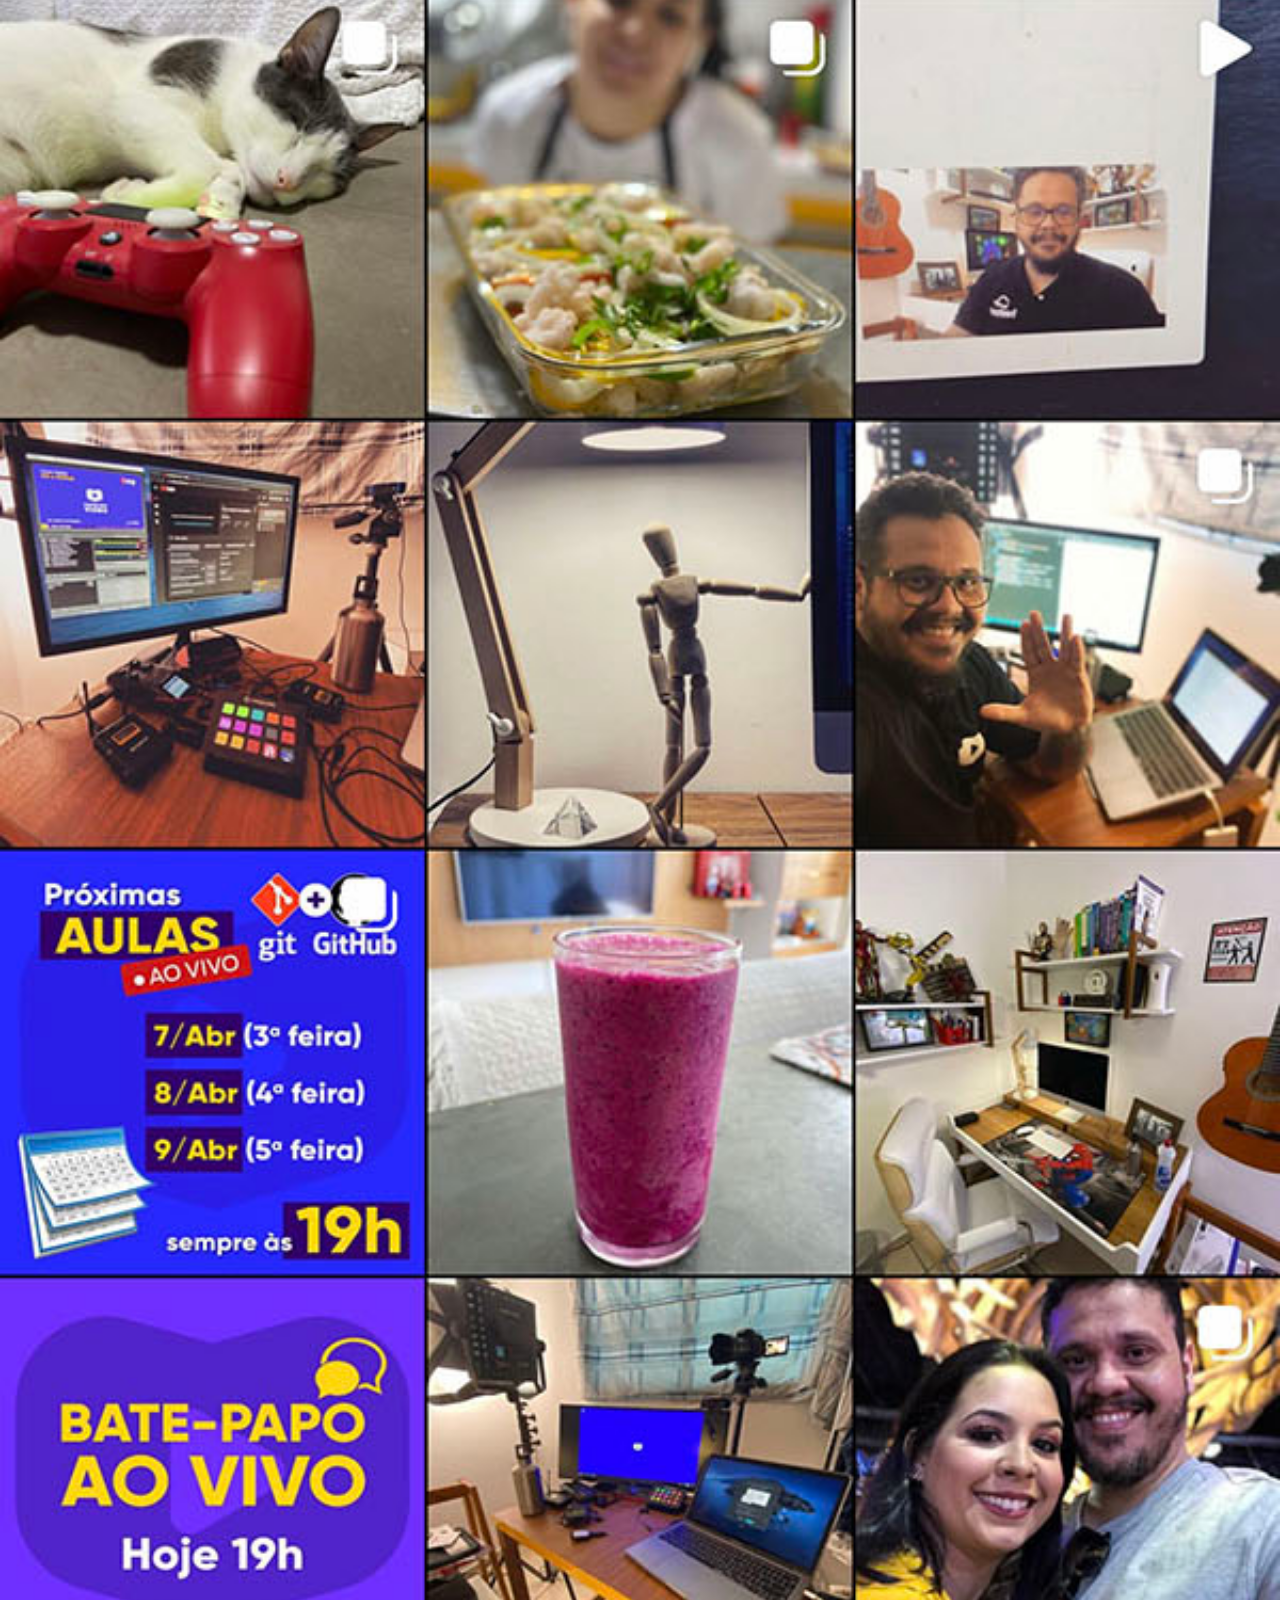
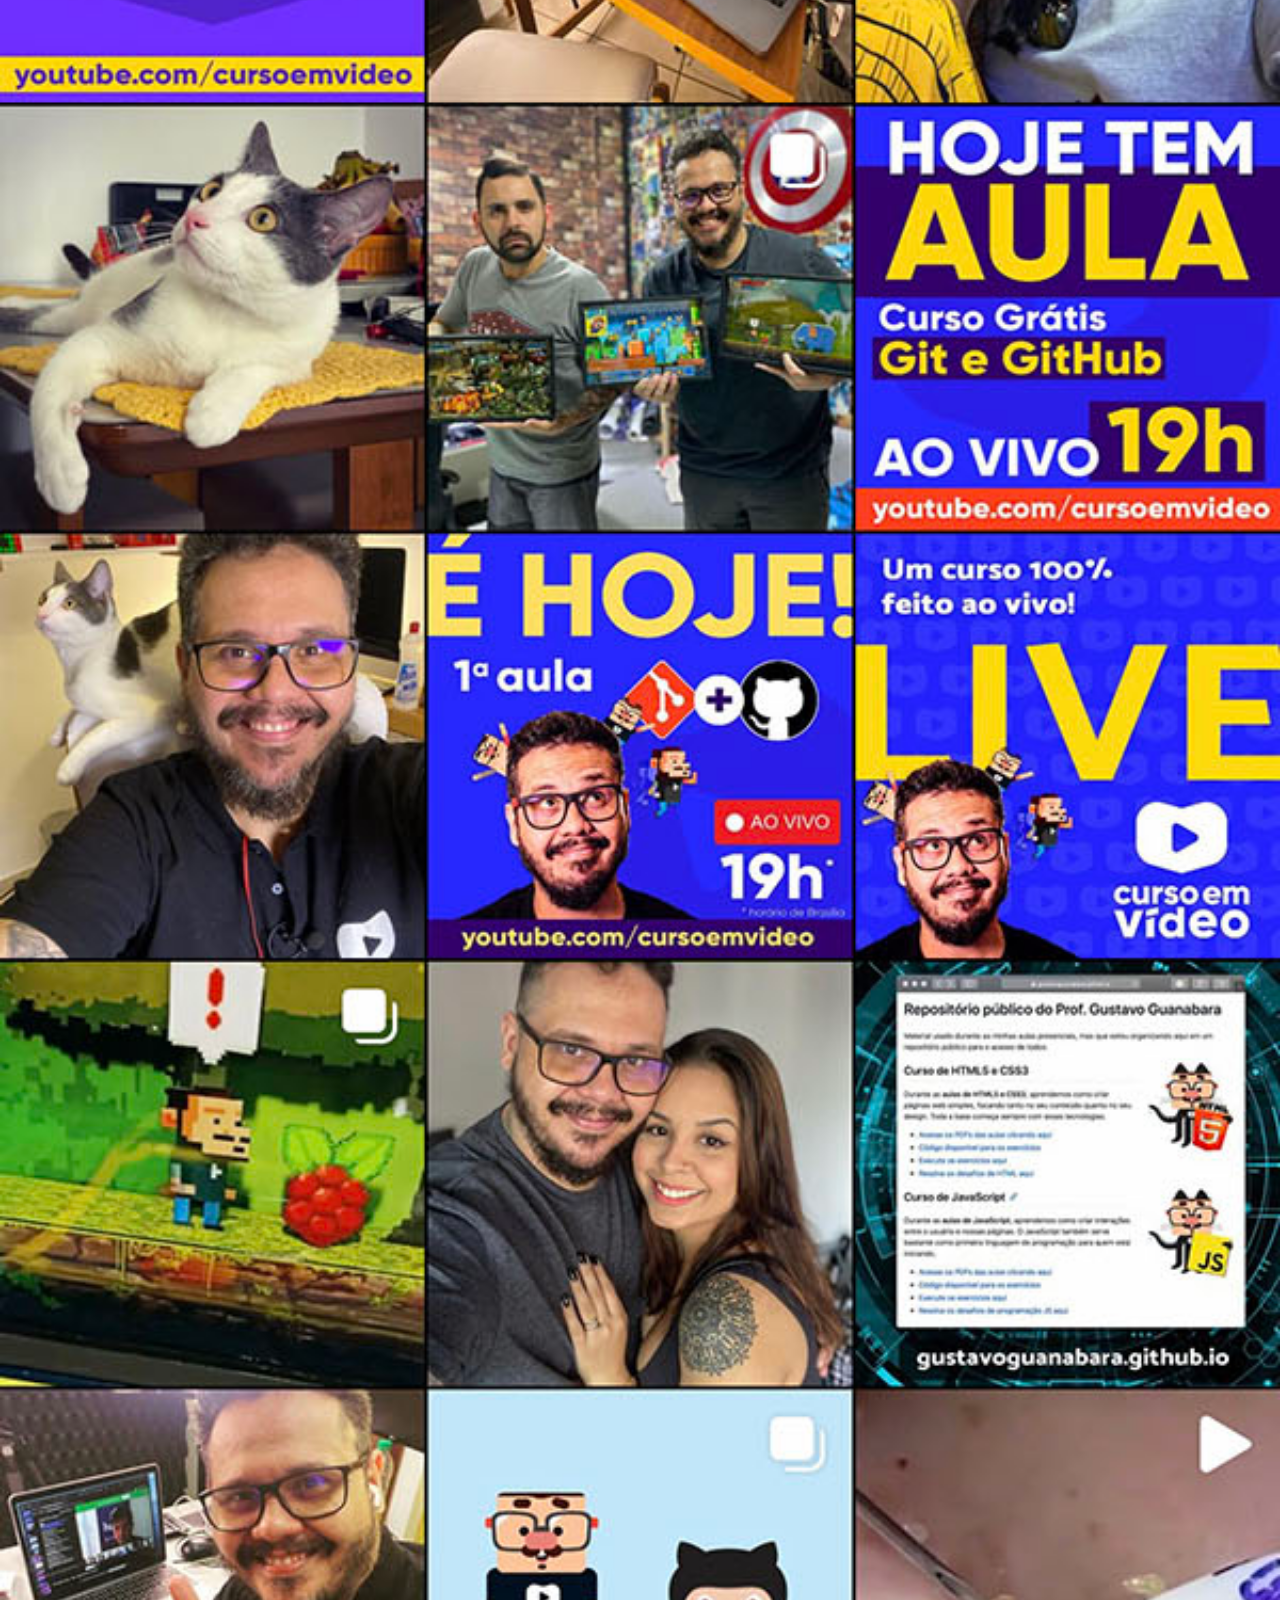
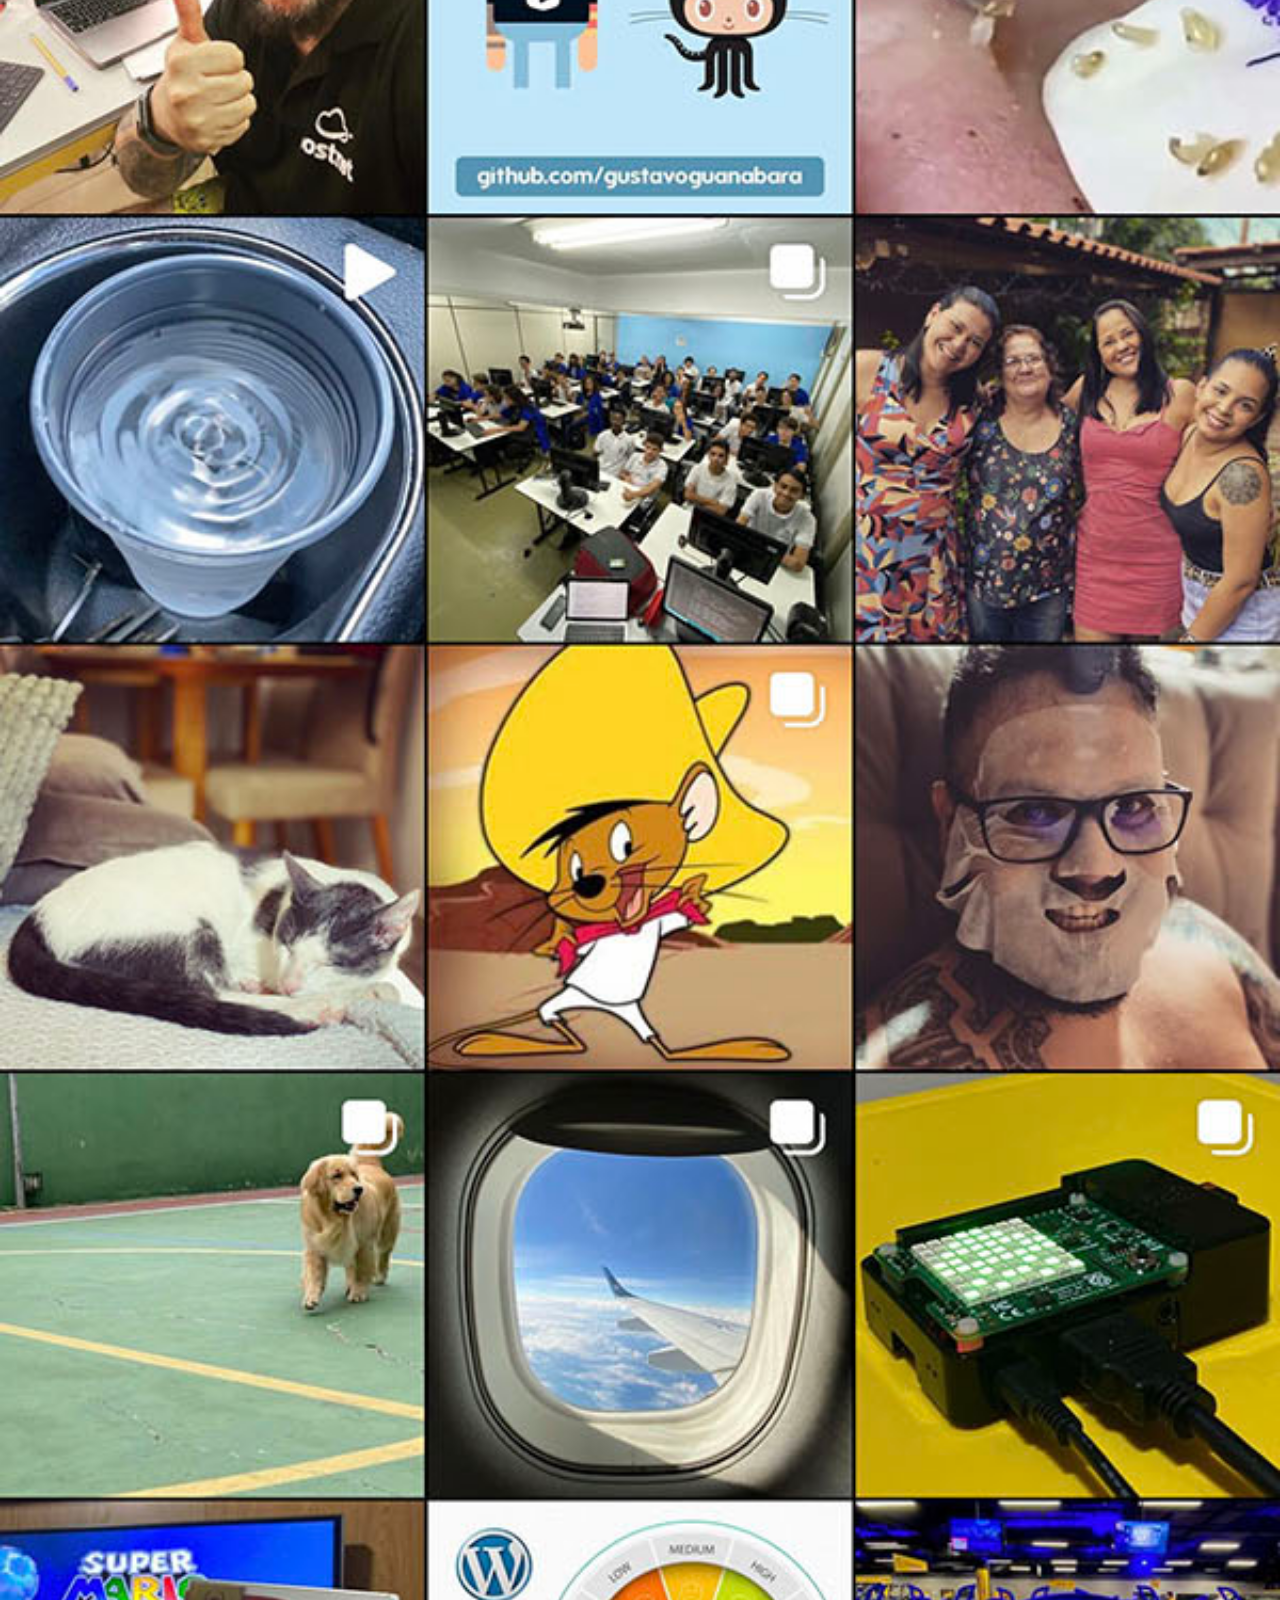
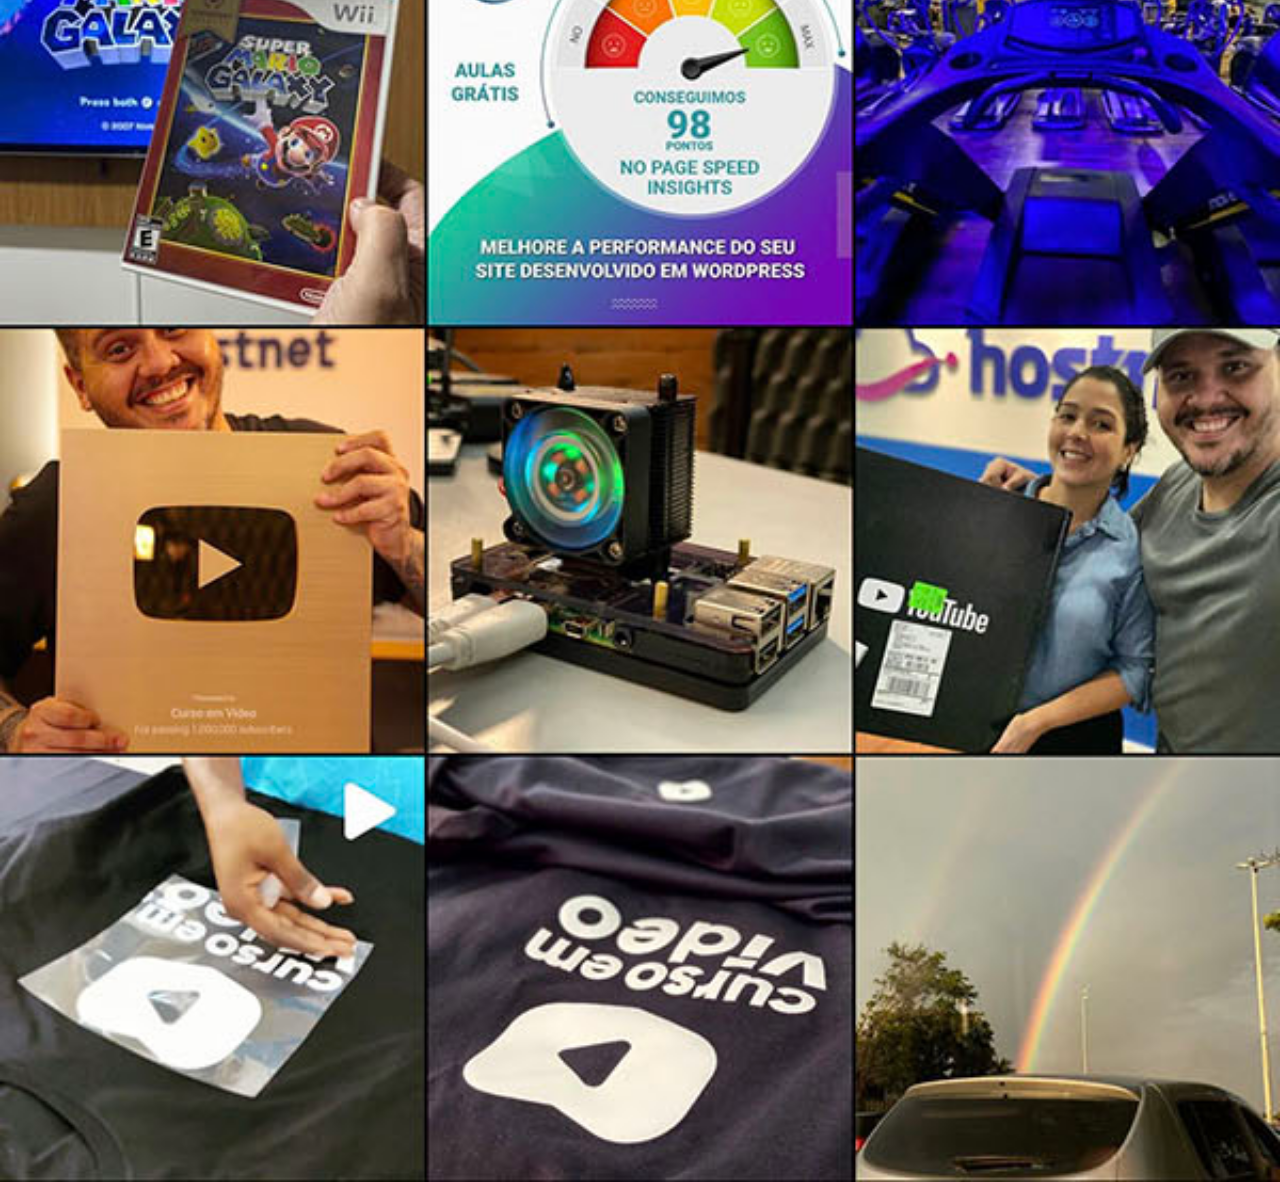
<file: pagInstagram.html>
<!DOCTYPE html>
<html lang="pt-br">
<head>
    <meta charset="UTF-8">
    <meta name="viewport" content="width=device-width, initial-scale=1.0">
    <title>Instagram</title>
    <style>
        * {
            margin: 0px 0px -5px 0px;
            padding: 0px;
        }
        ::-webkit-scrollbar {
            width: 0px;
            height: 0px;
        }

        img {
            width: 100vw;
            
        }
    </style>
</head>
<body>
    <a href="https://www.instagram.com/gustavoguanabara/" target="_blank"><img src="midia/imagens/tela-instagram.jpg" alt=""></a>
</body>
</html>
</file>
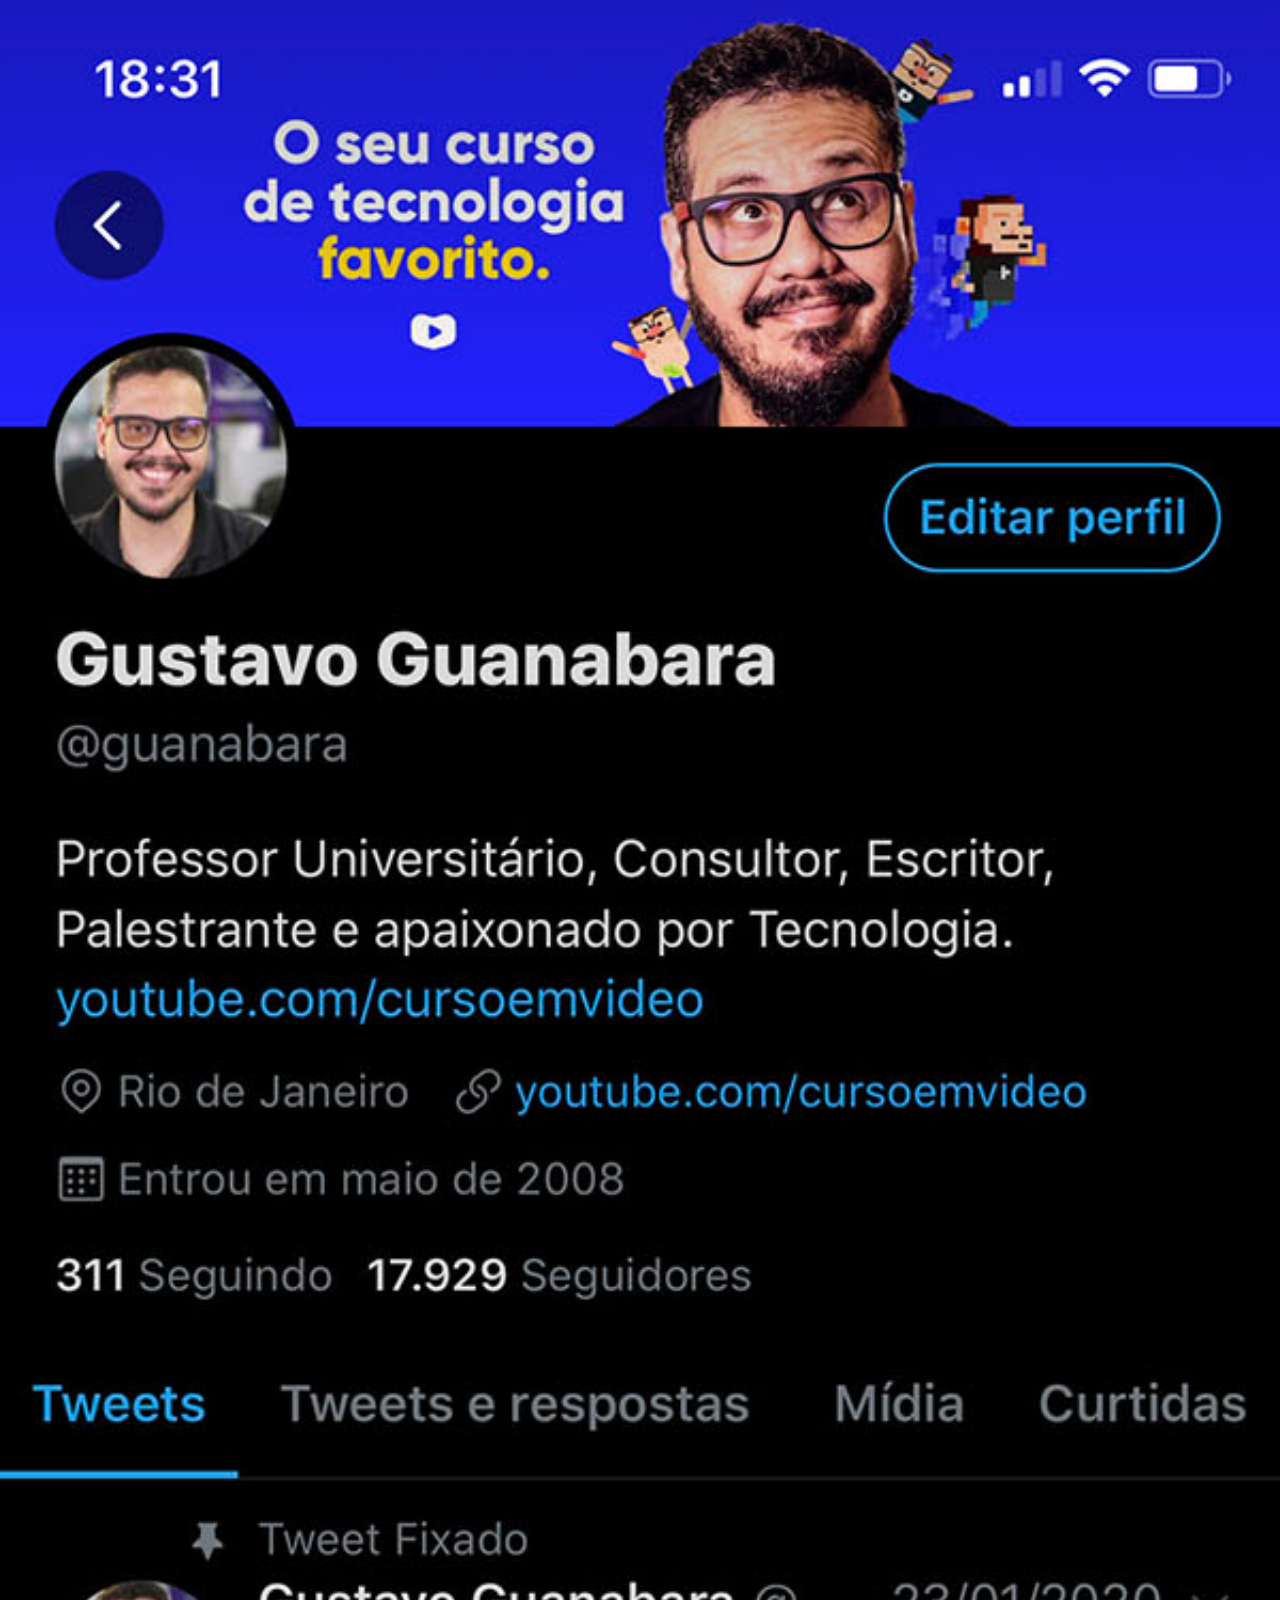
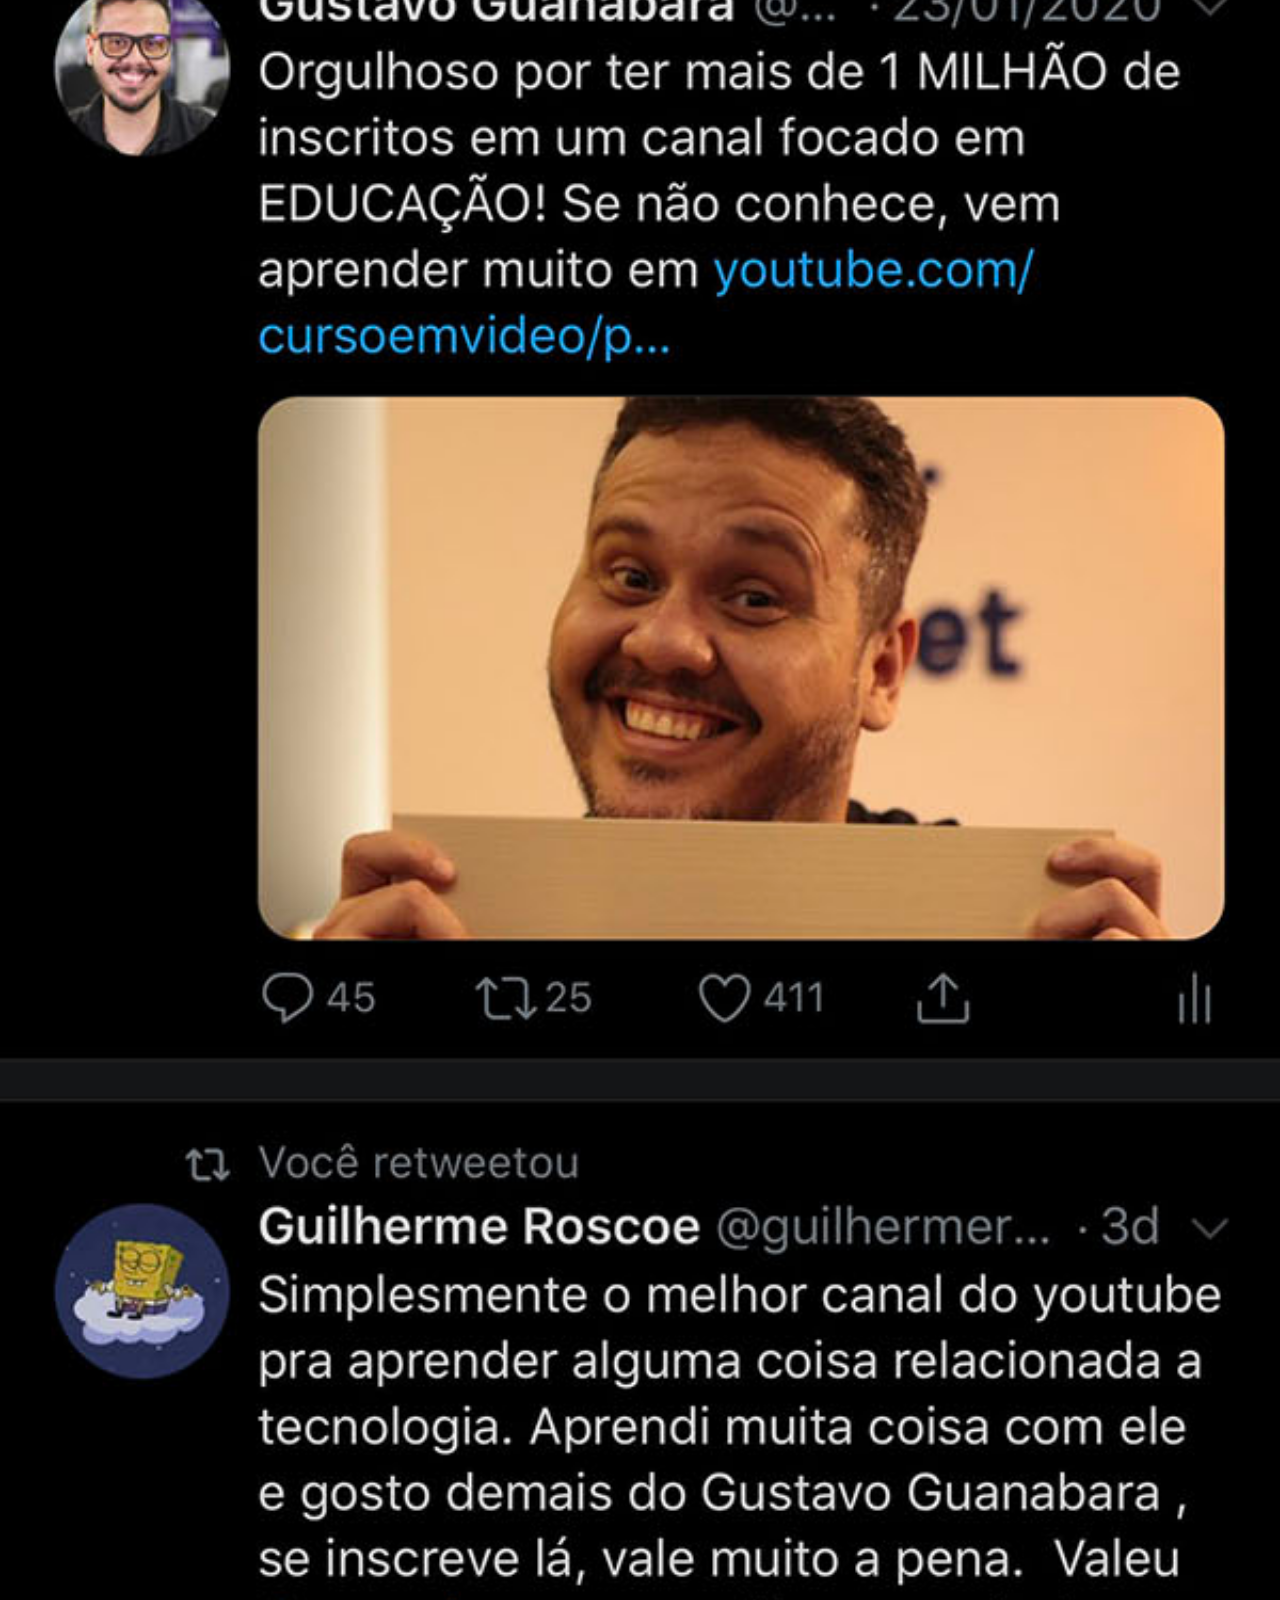
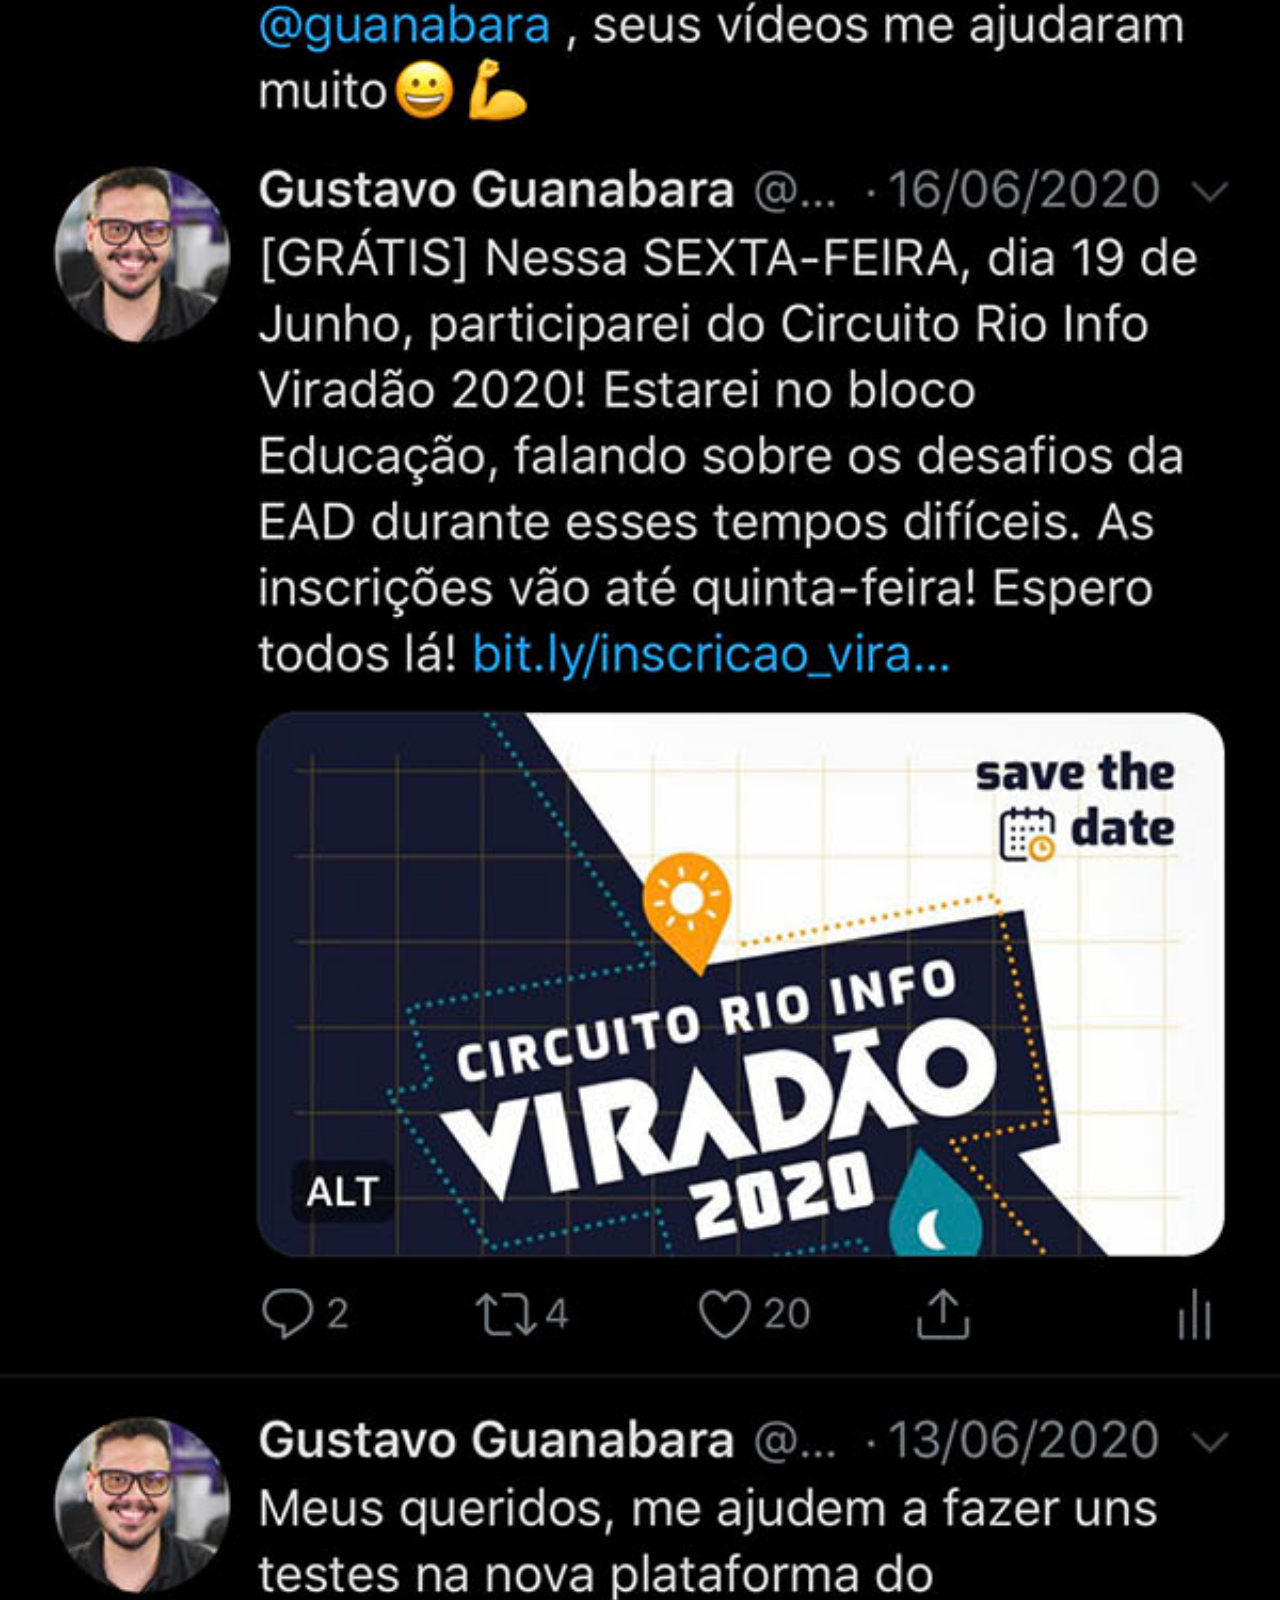
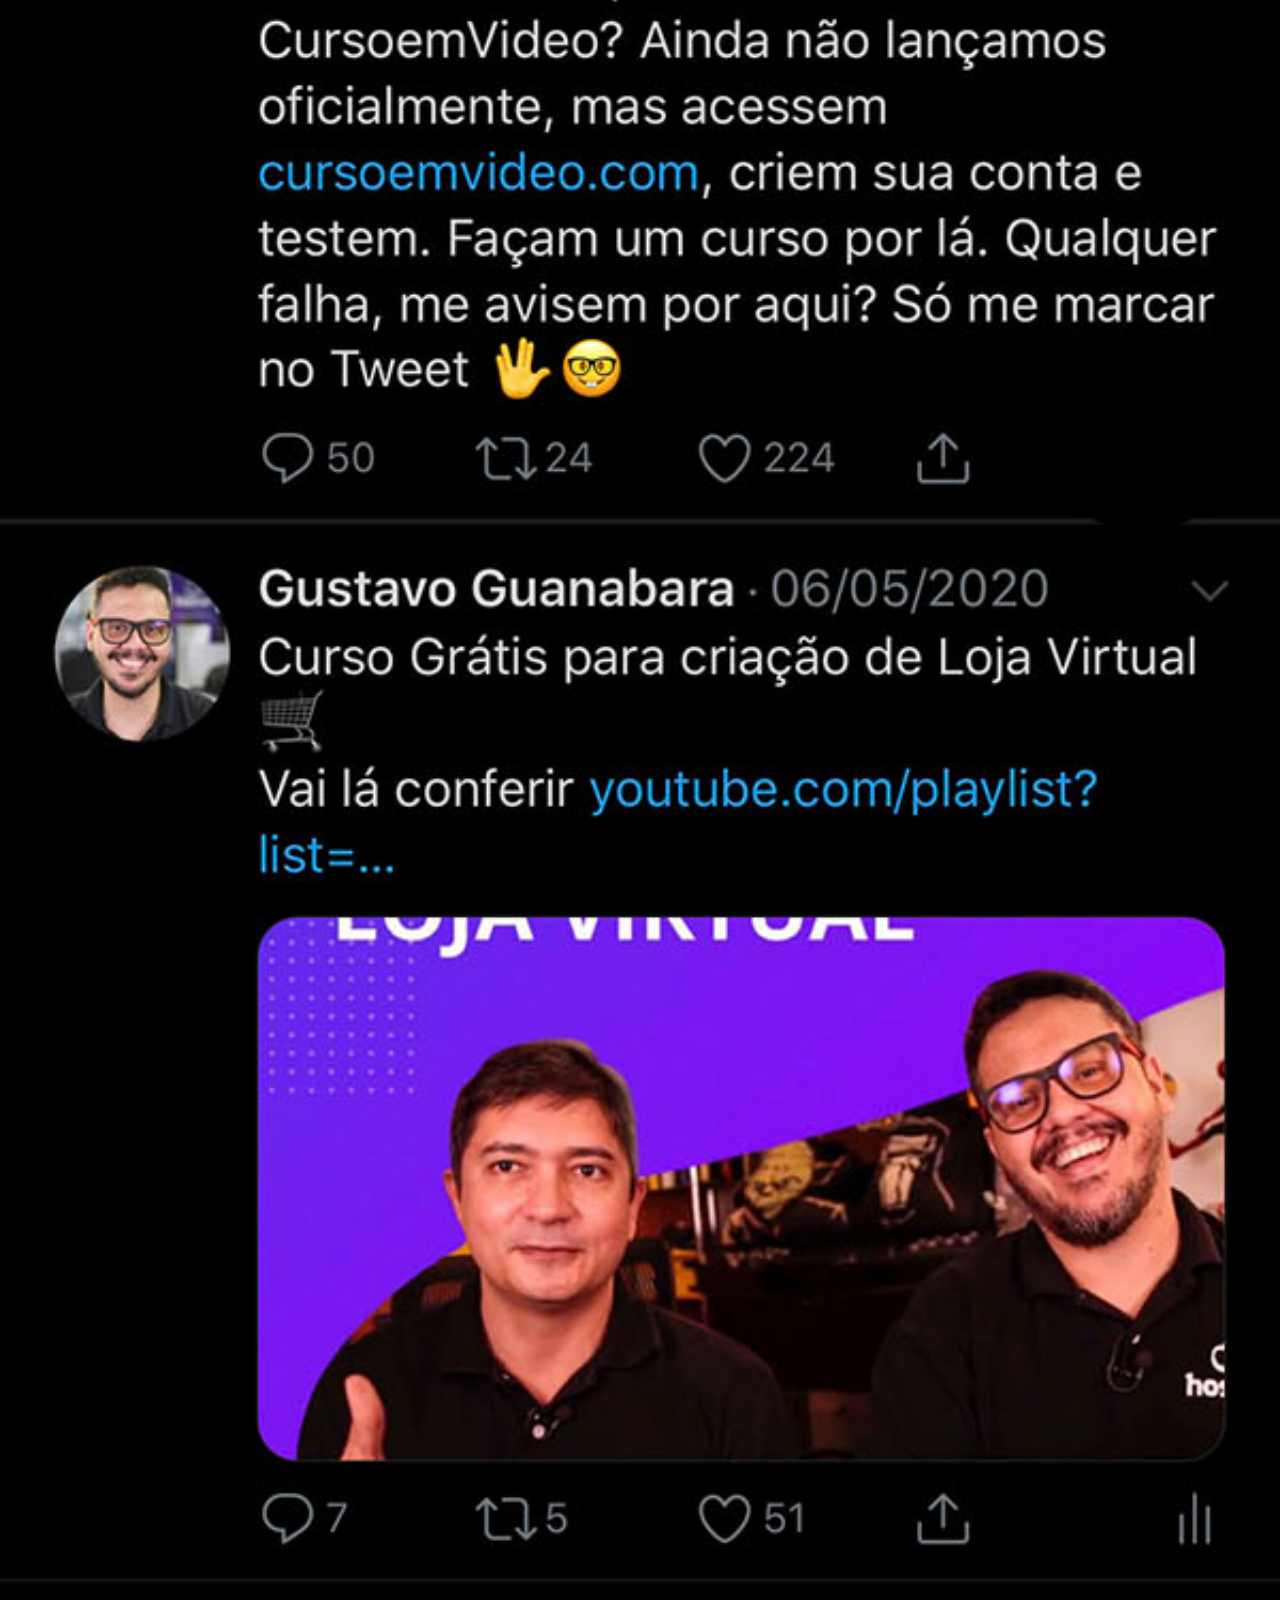
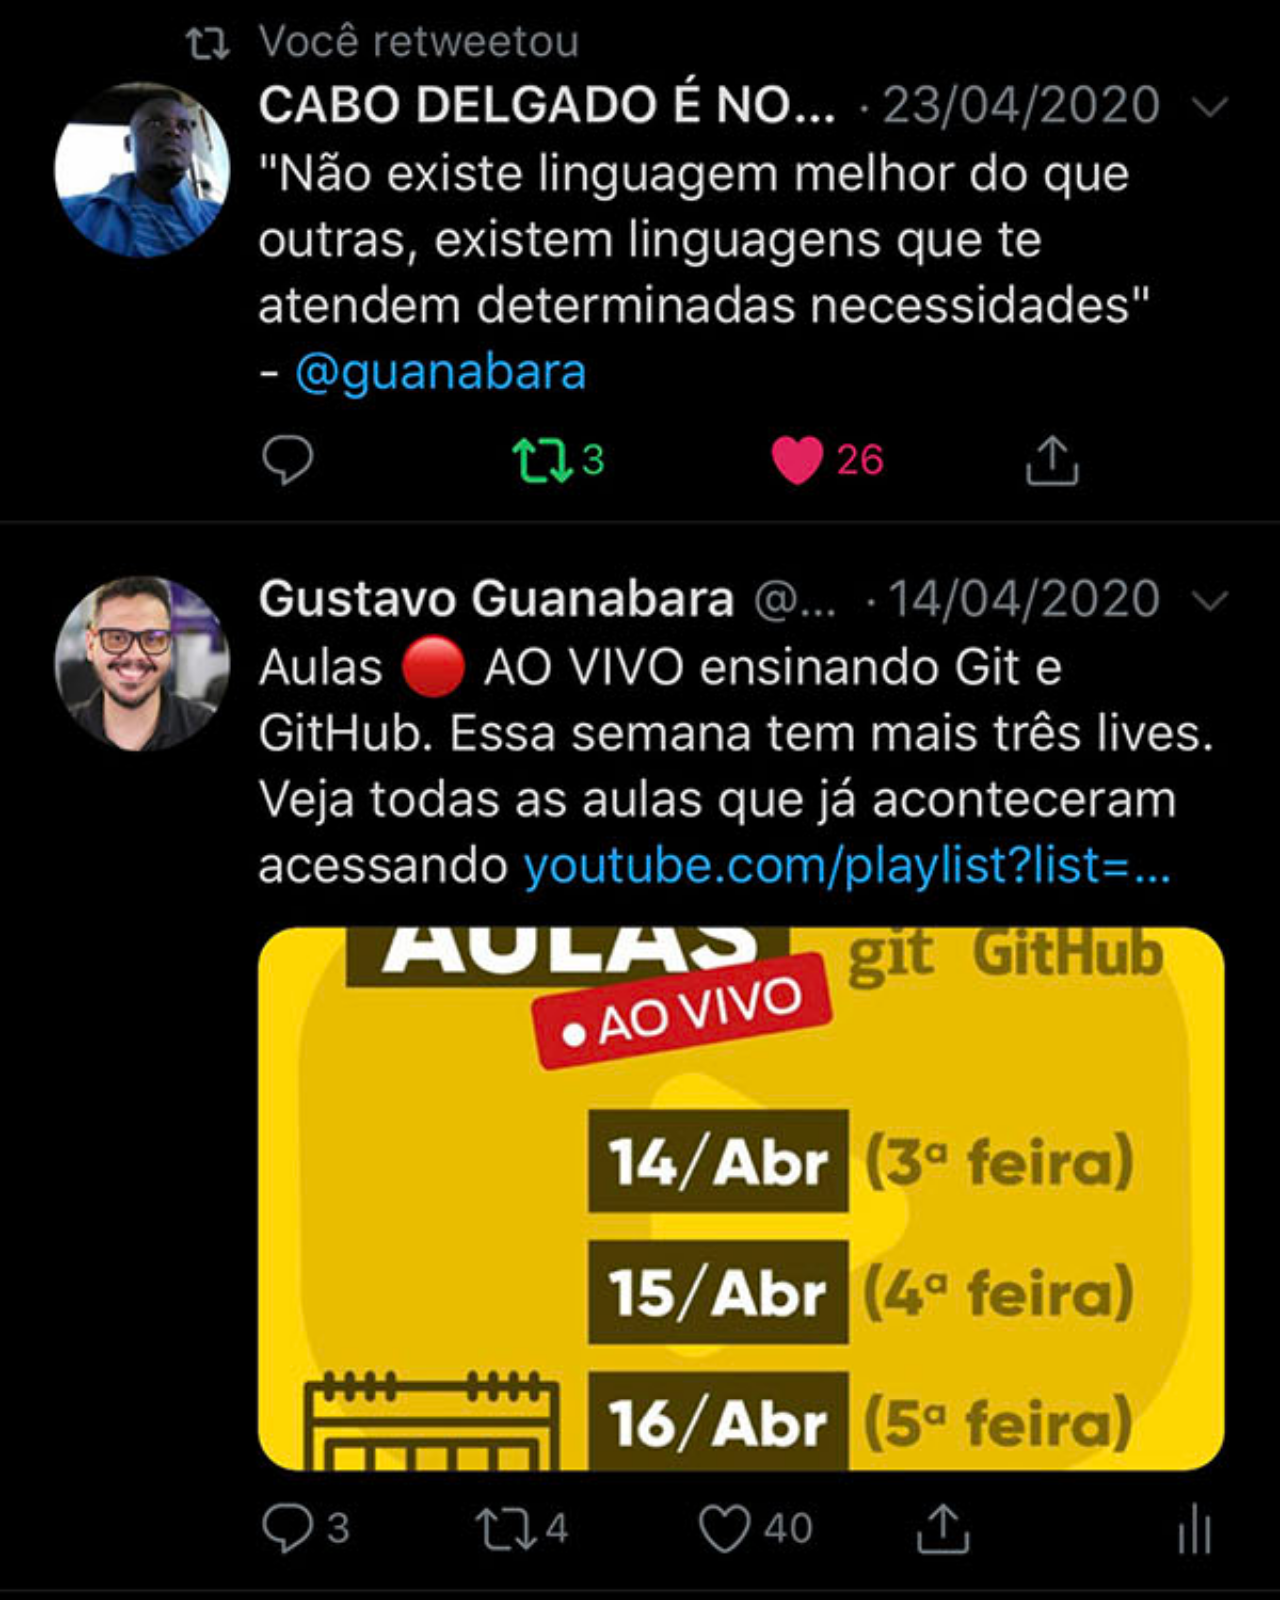
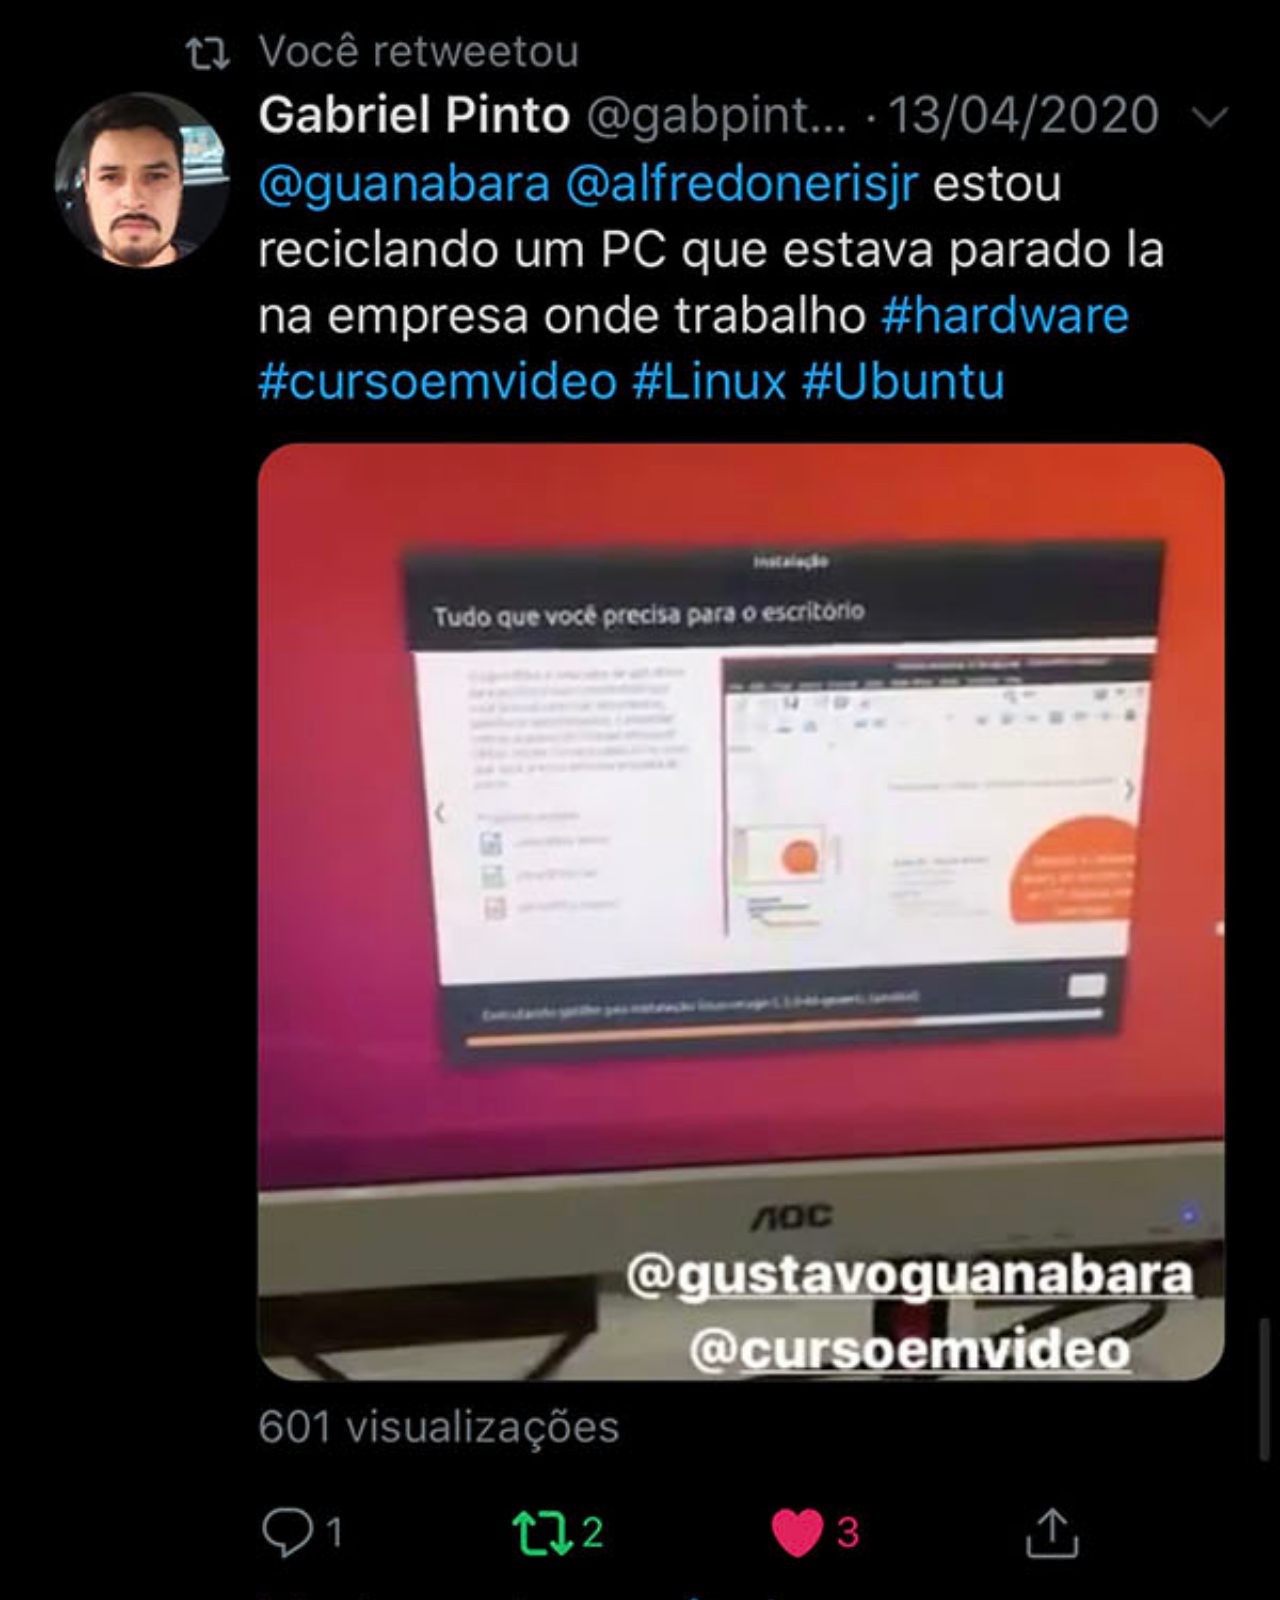
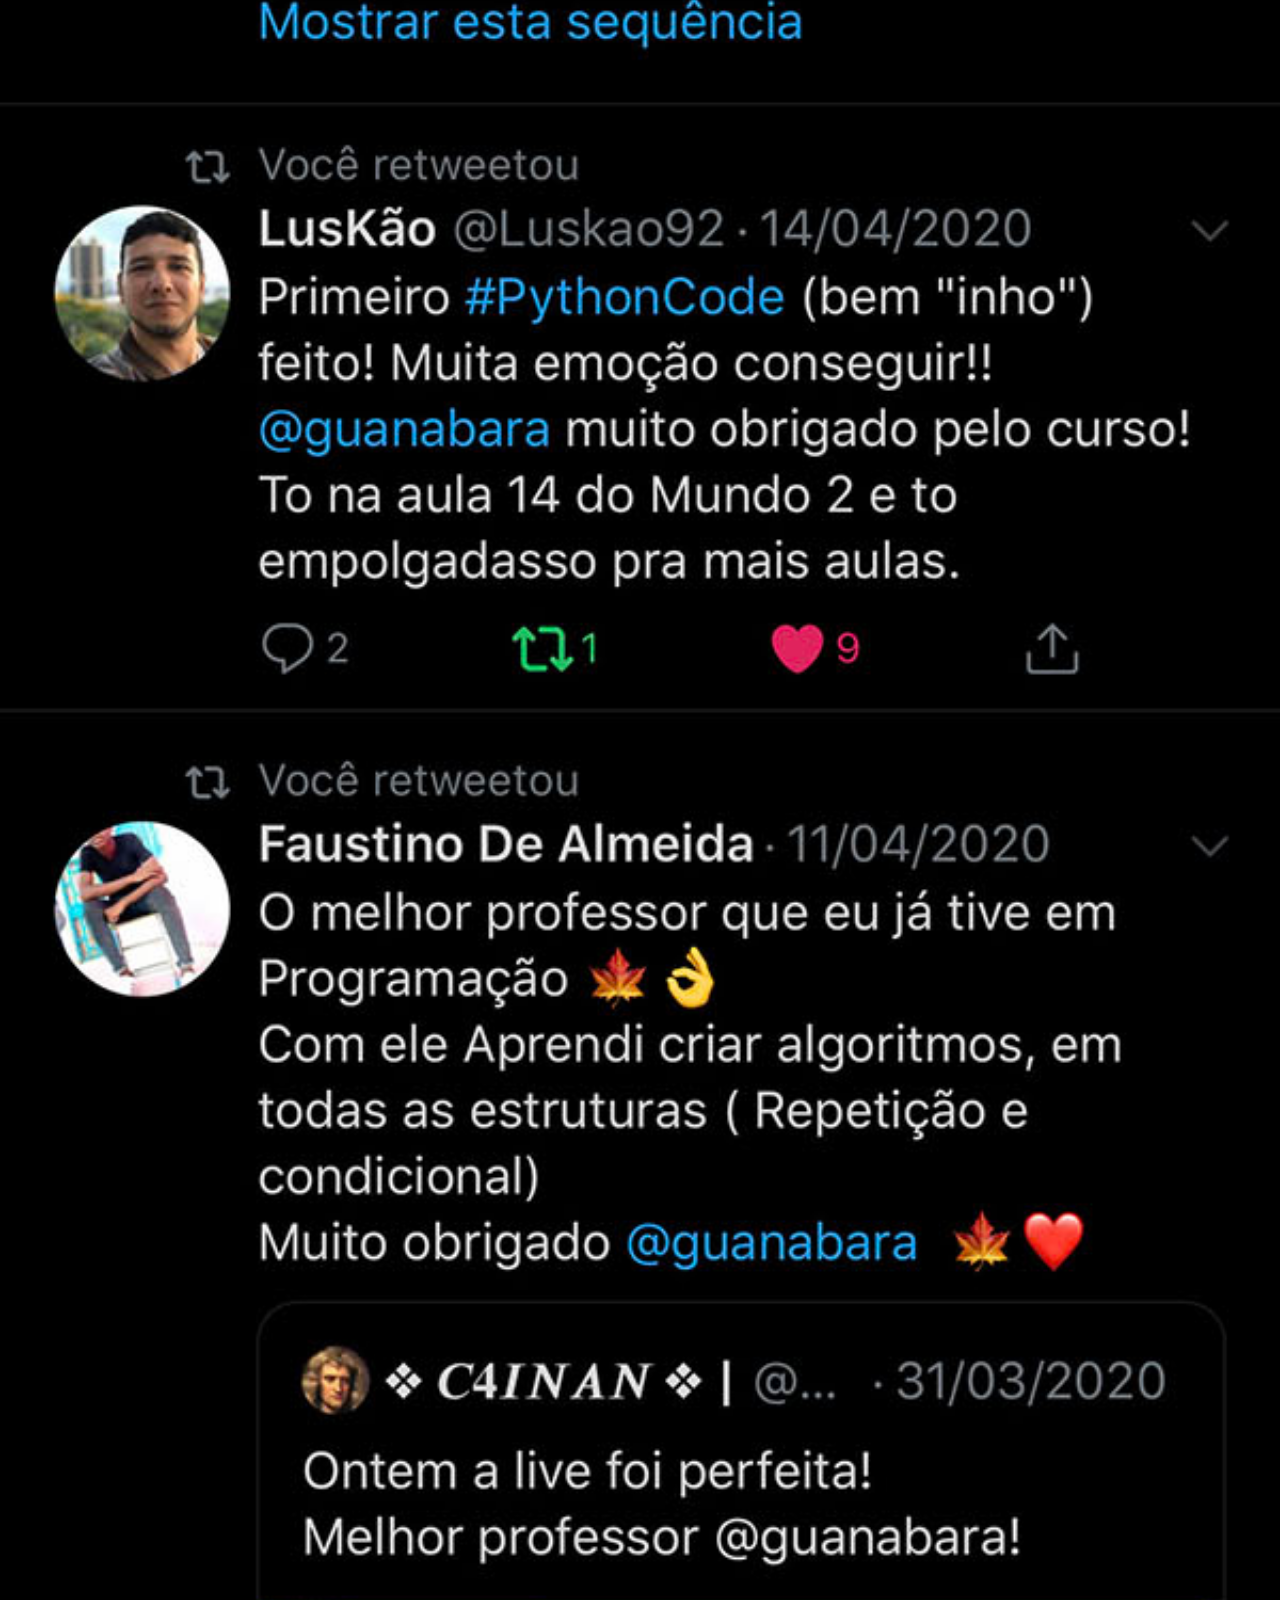
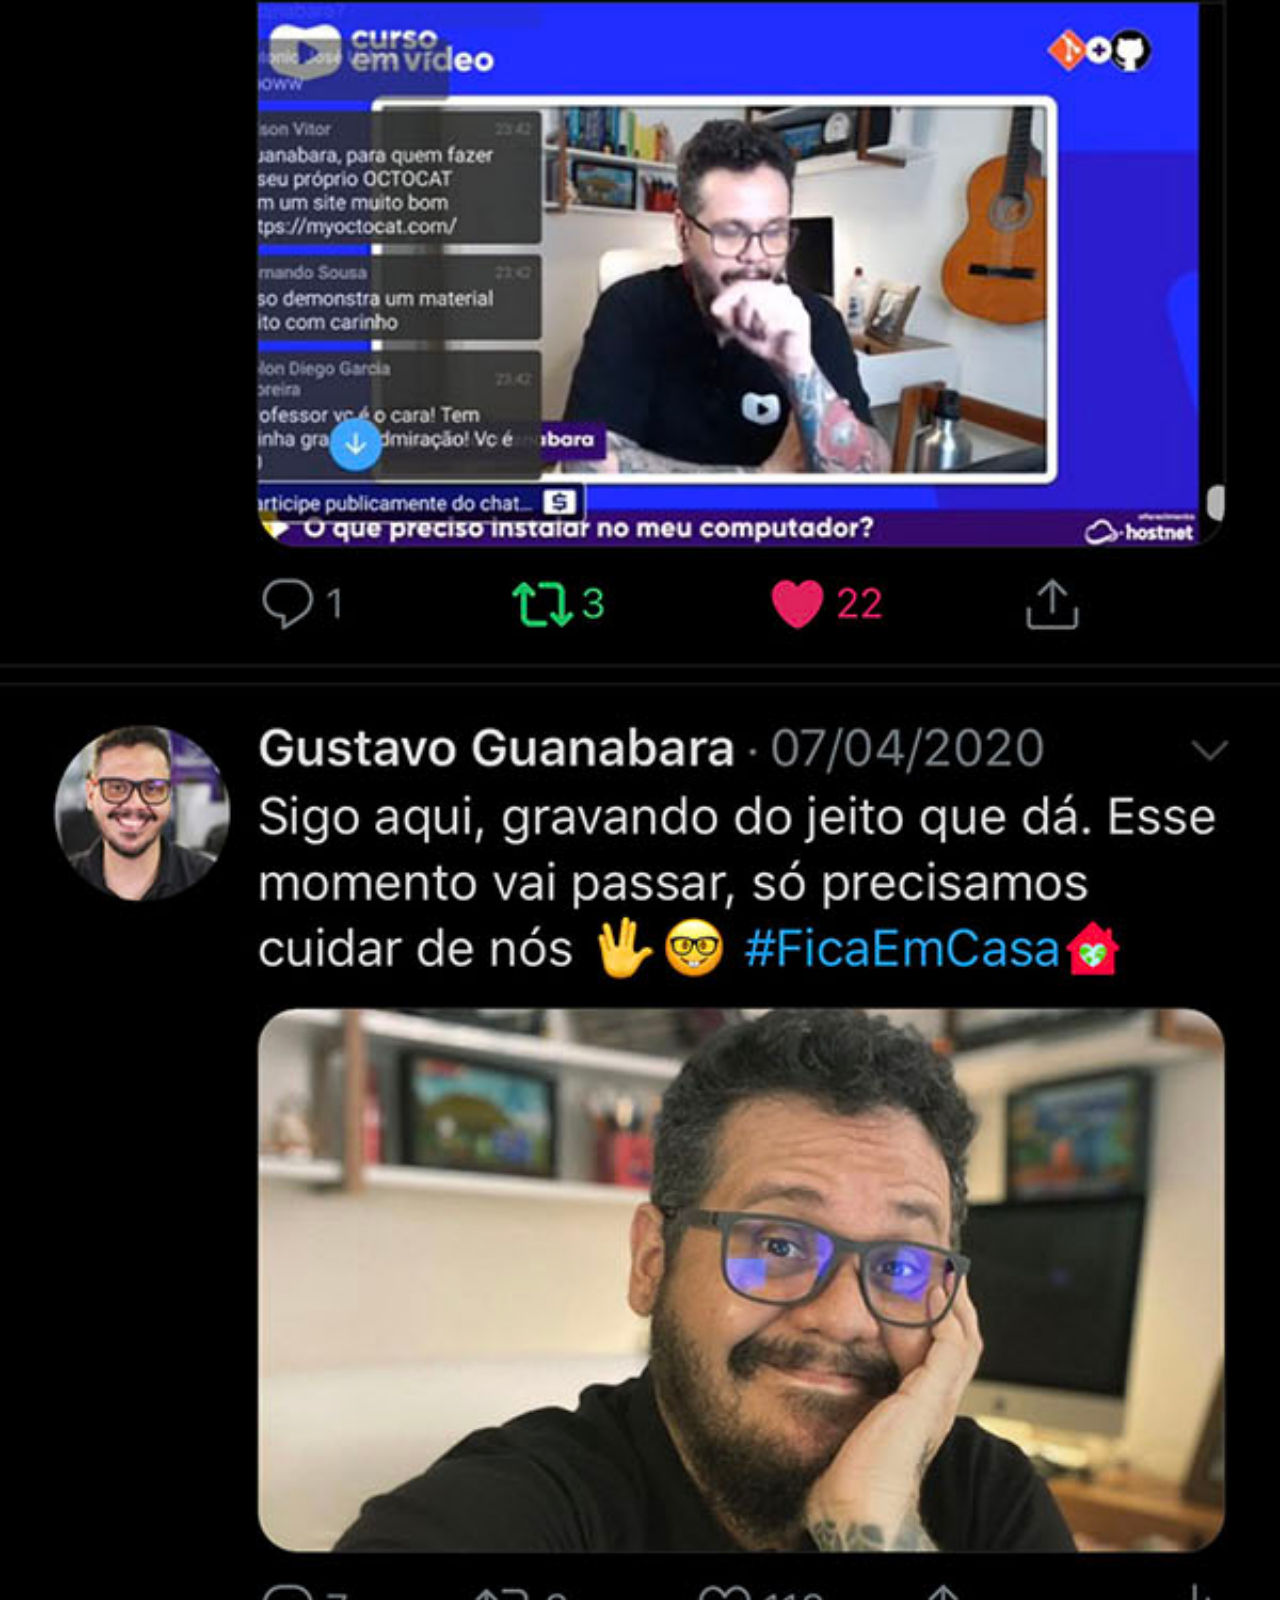
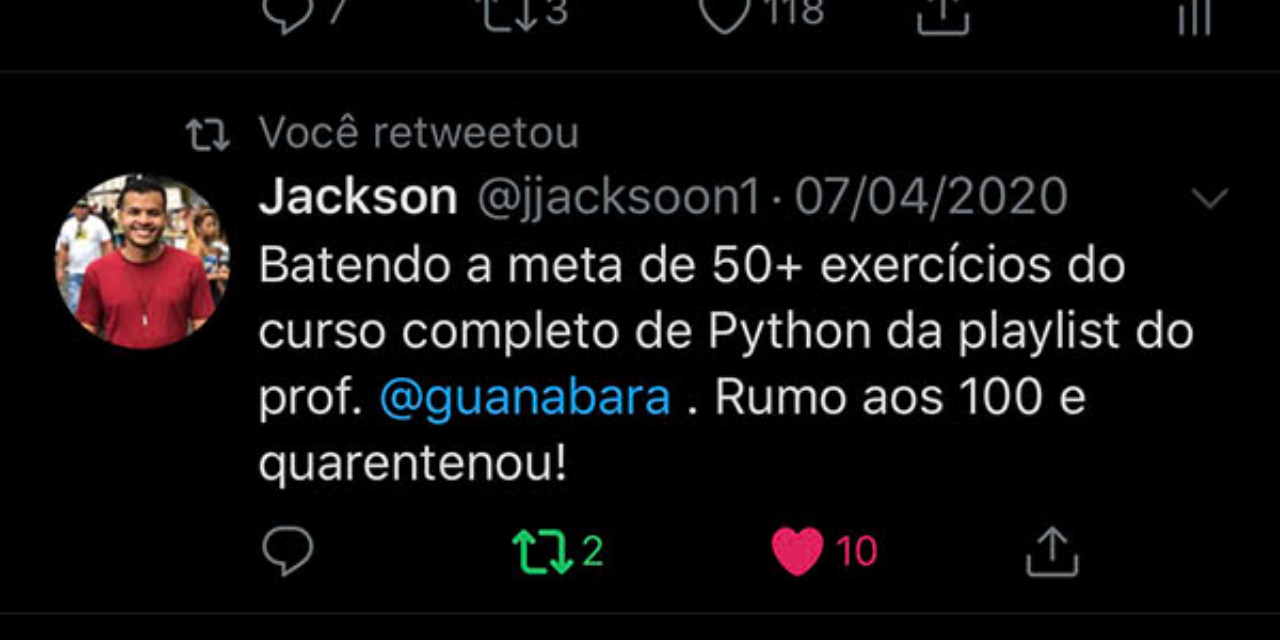
<file: pagTwitter.html>
<!DOCTYPE html>
<html lang="pt-br">
<head>
    <meta charset="UTF-8">
    <meta name="viewport" content="width=device-width, initial-scale=1.0">
    <title>Twitter</title>
    <style>
        * {
            margin: 0px 0px -5px 0px;
            padding: 0px;
        }
        ::-webkit-scrollbar {
            width: 0px;
            height: 0px;
        }

        img {
            width: 100vw;
            
        }
    </style>
</head>
<body>
    <a href="https://x.com/guanabara/" target="_blank"><img src="midia/imagens/tela-twitter.jpg" alt=""></a>
</body>
</html>
</file>
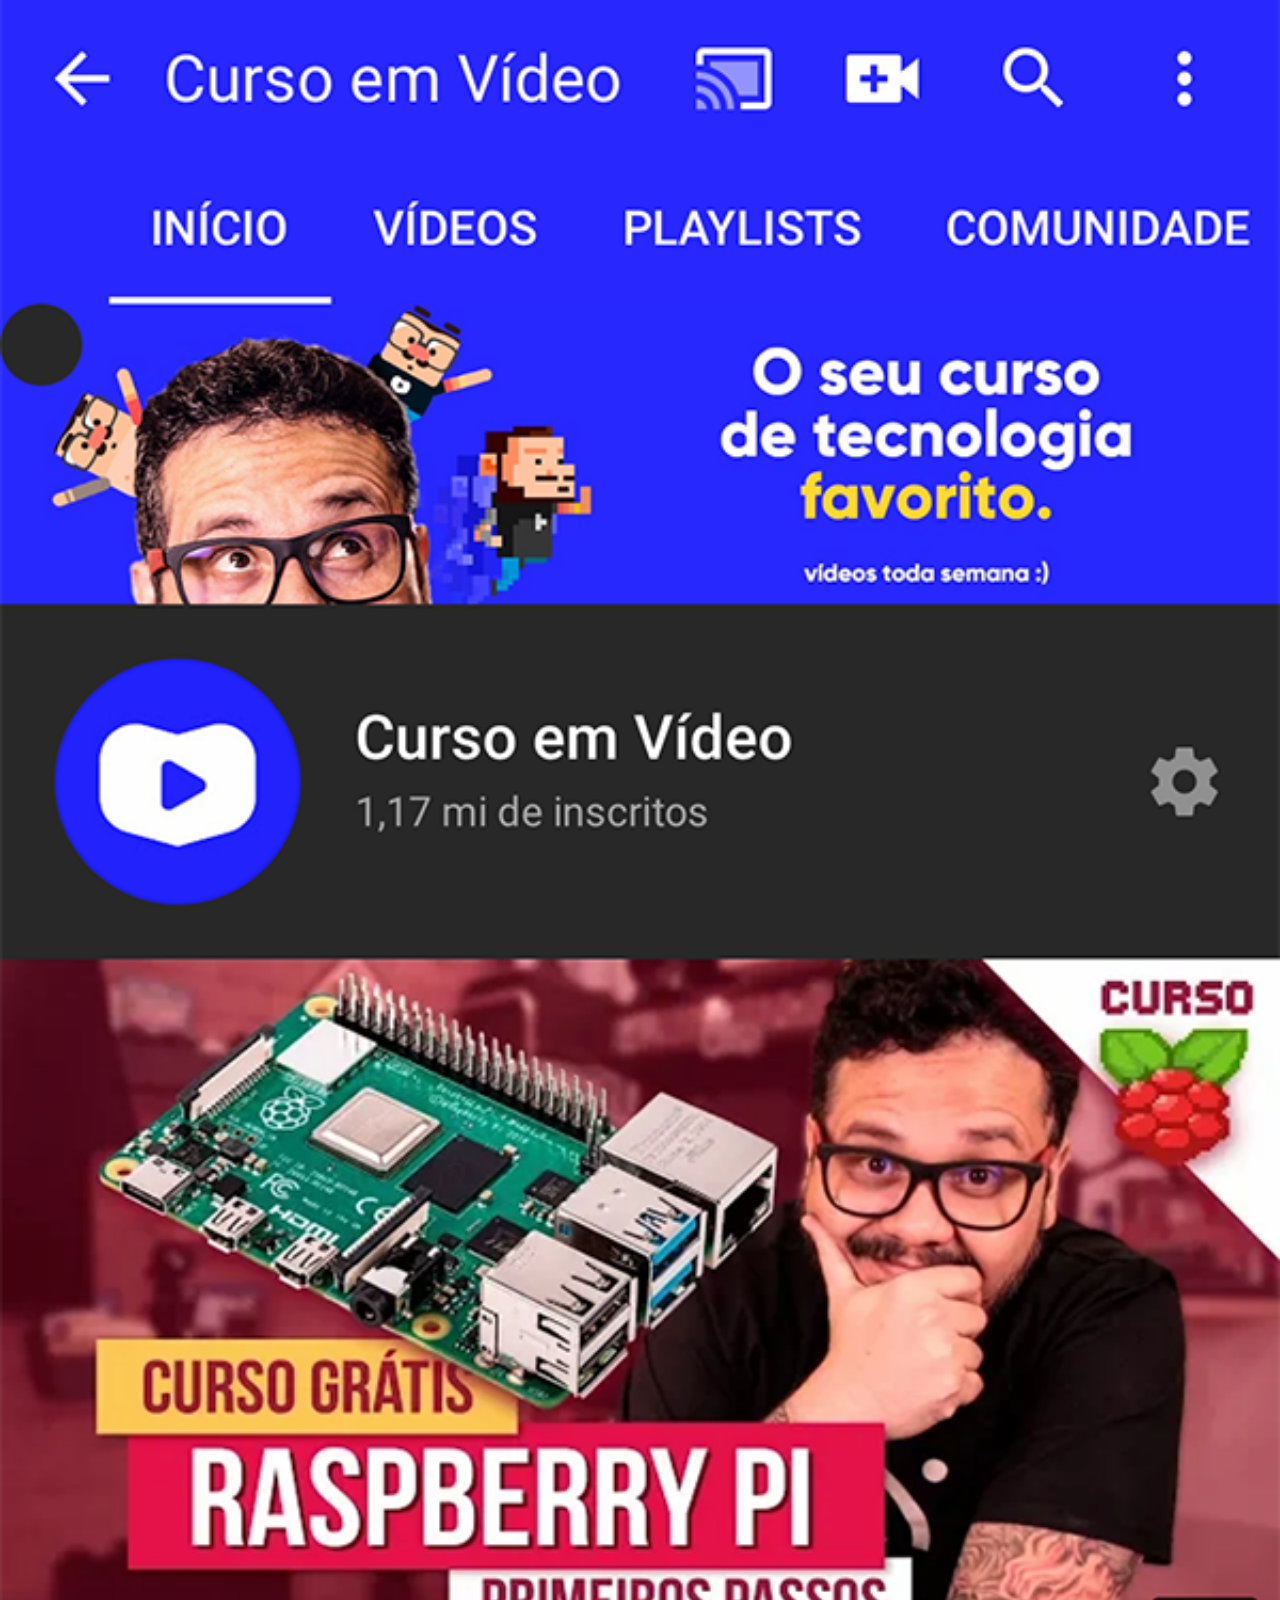
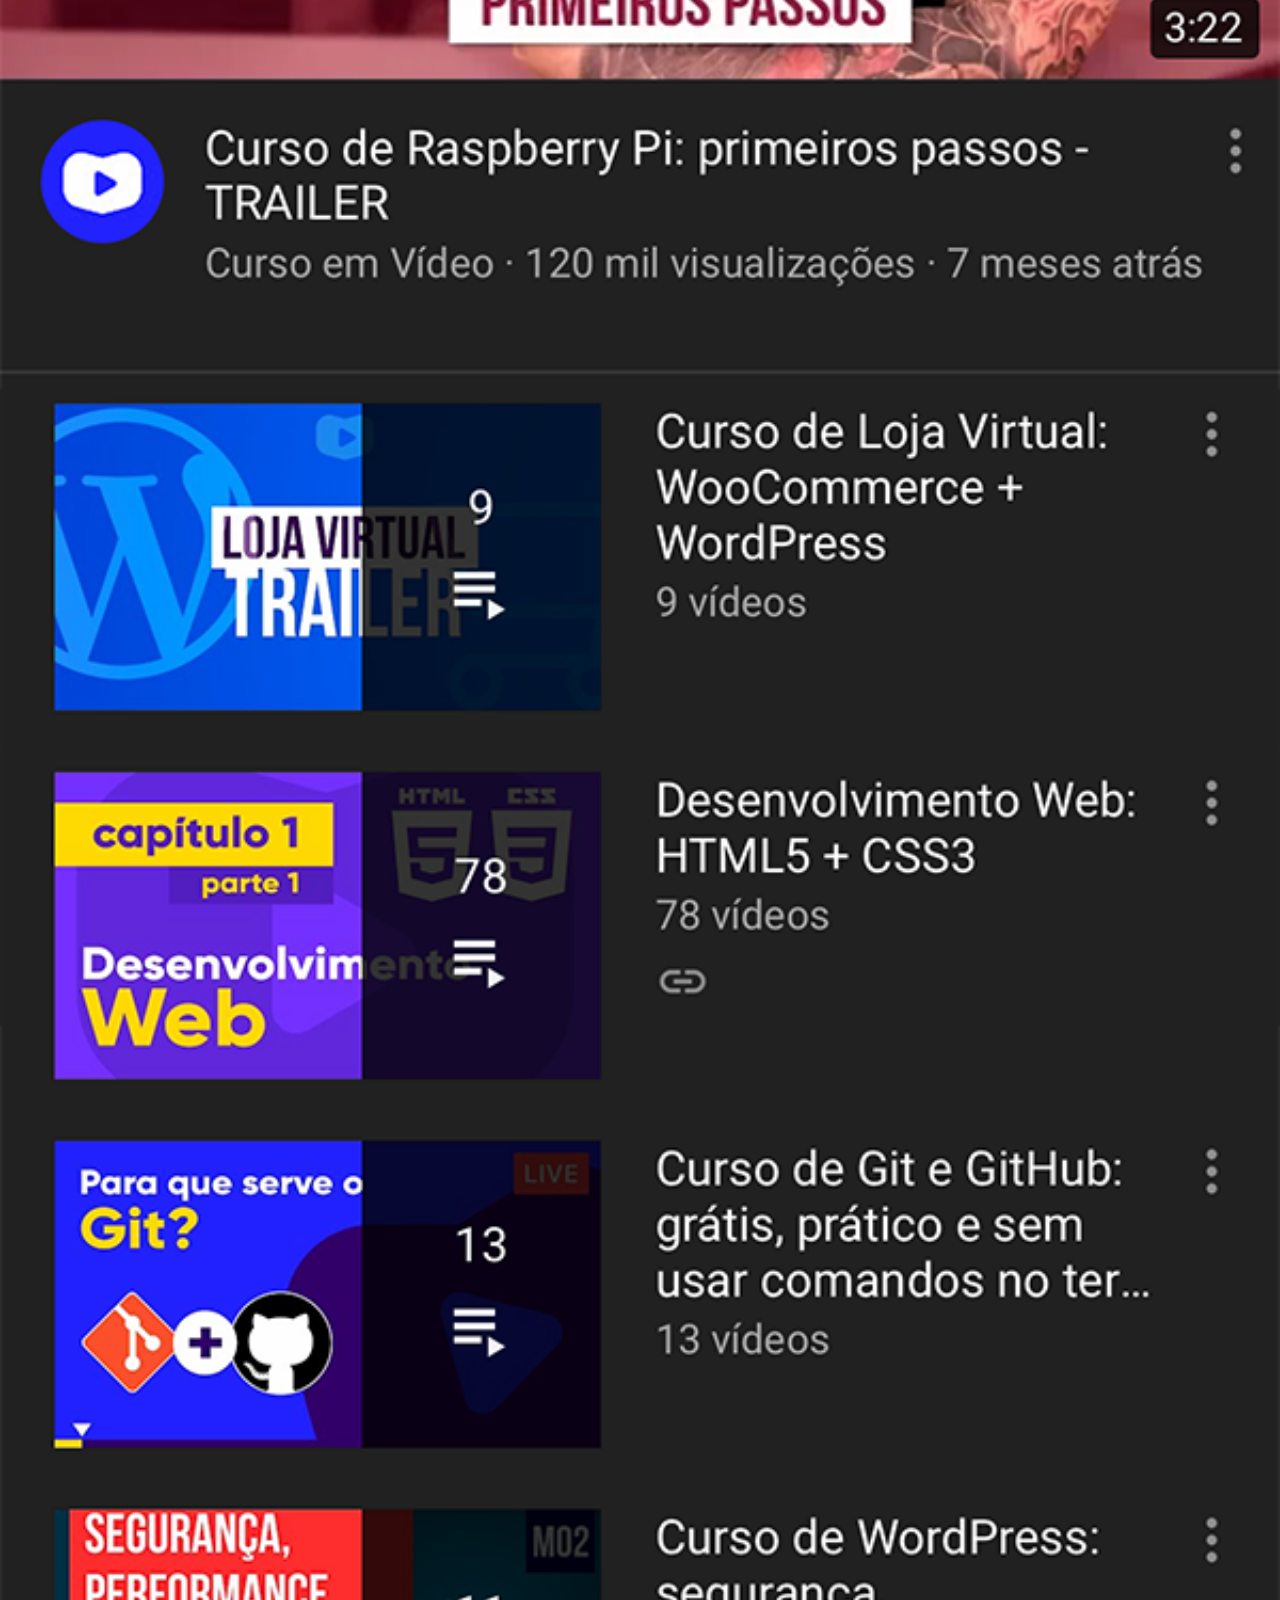
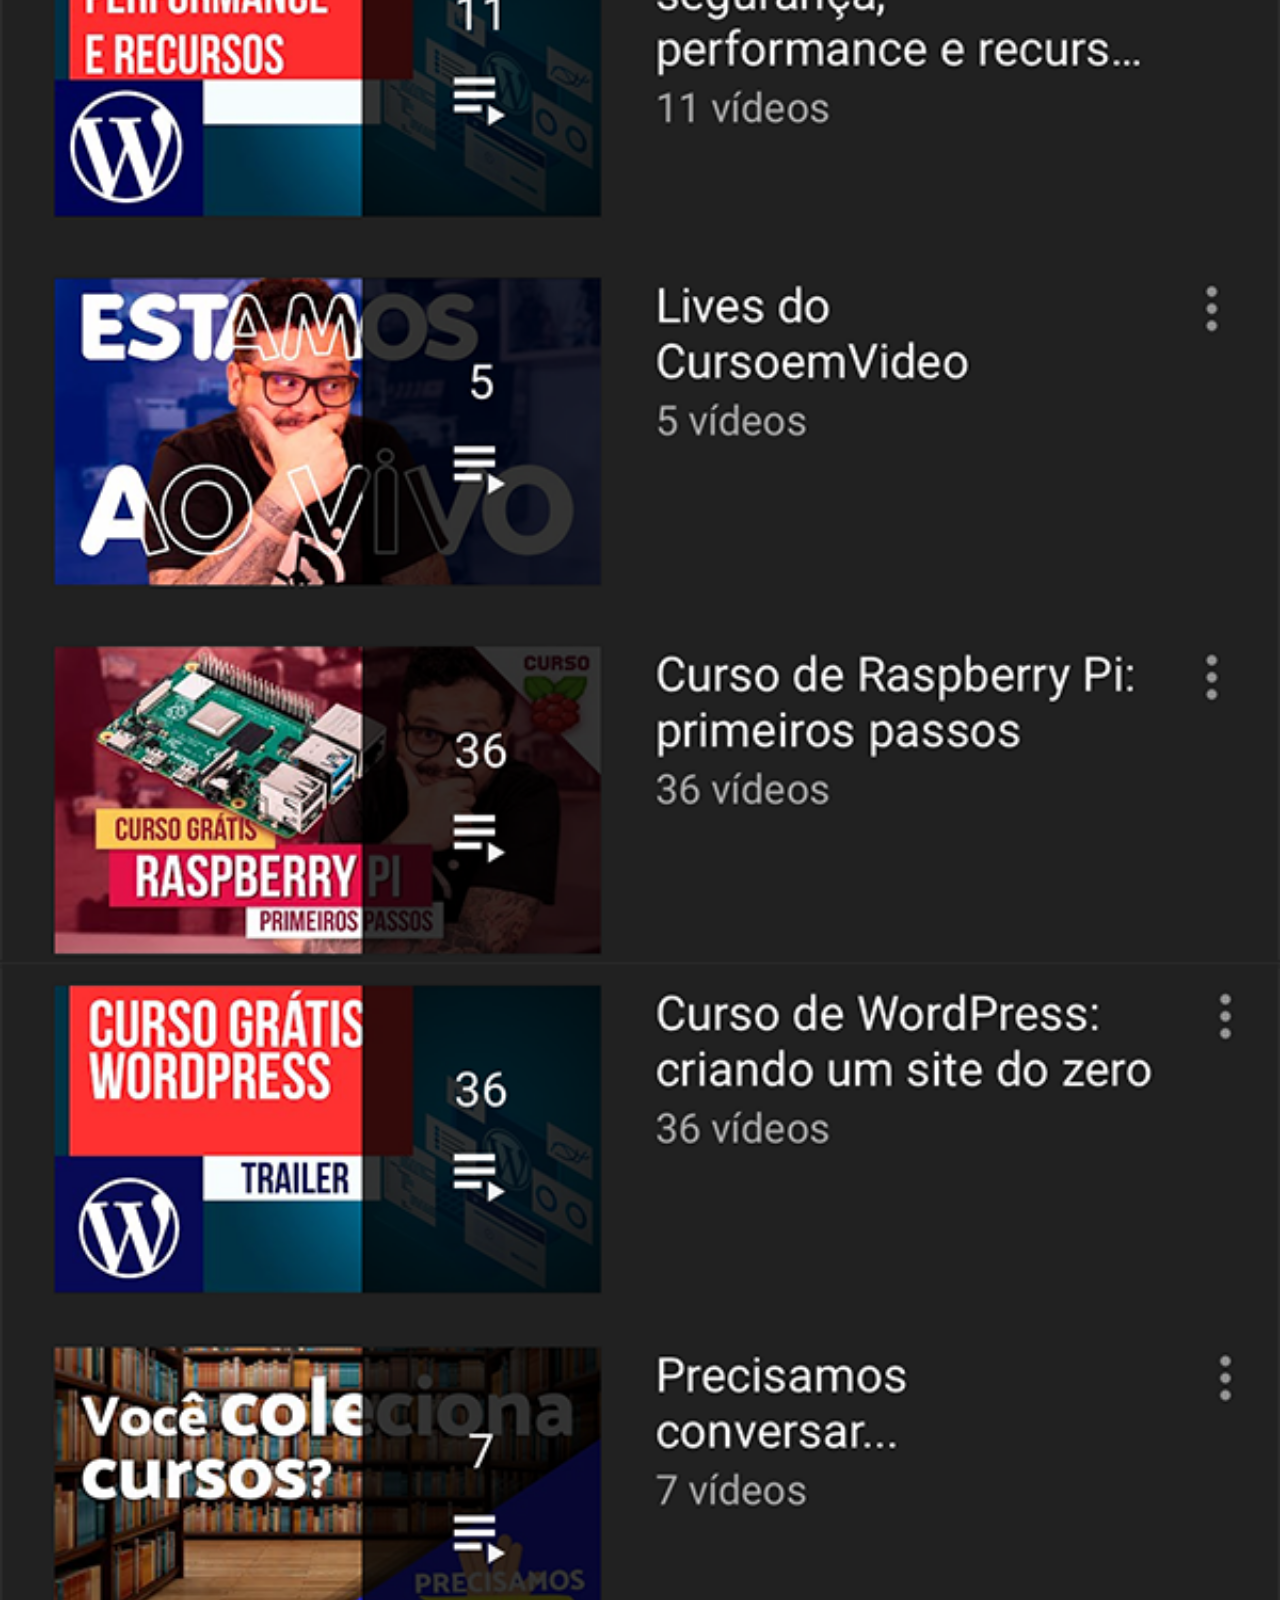
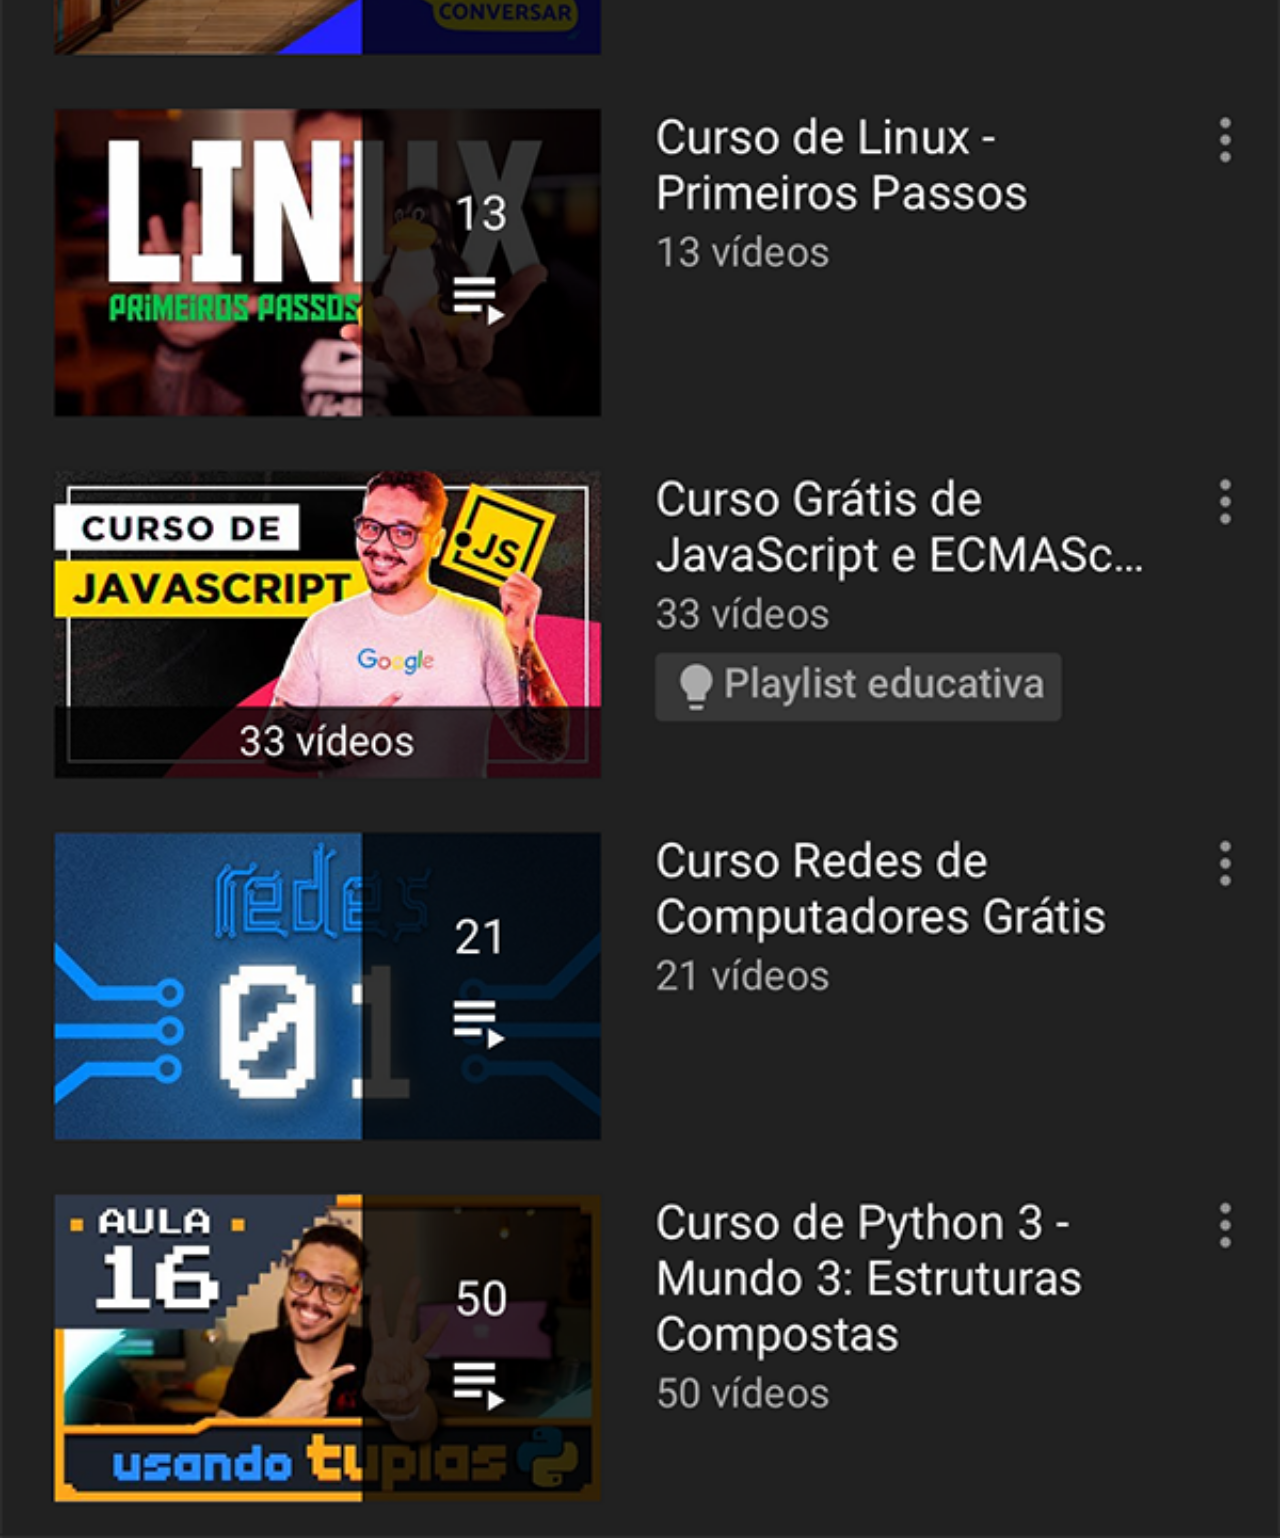
<file: pagYoutube.html>
<!DOCTYPE html>
<html lang="pt-br">
<head>
    <meta charset="UTF-8">
    <meta name="viewport" content="width=device-width, initial-scale=1.0">
    <title>Youtube</title>
    <style>
        * {
            margin: 0px 0px -5px 0px;
            padding: 0px;
        }
        ::-webkit-scrollbar {
            width: 0px;
            height: 0px;
        }

        img {
            width: 100vw;
            
        }
    </style>
</head>
<body>
    <a href="https://www.youtube.com/user/cursosemvideo/playlists" target="_blank"><img src="midia/imagens/tela-youtube.png" alt=""></a>
</body>
</html>
</file>
<file: styles/style.css>
@charset "UTF-8";

/*RESET CSS*/
*{
    padding: 0px;
    margin: 0px;
    box-sizing: border-box;
}

/*CONFIGURAÇÕES HTML e BODY*/
html, body {
    height: 100vh;
    width: 100vw;
    background-color: black;
}

body {
    background: url(../midia/imagens/fundo-madeira.jpg) no-repeat center center fixed;
    background-size: cover;
}

/*CONFIGURAÇÕES MAIN*/
main {
    height: 100vh;
    position: relative;
}

/*CONFIGURAÇÕES DO CELULAR*/
section#phone {
    background: url(../midia/imagens/frame-iphone.png) no-repeat ;
    position: absolute;
    top: 50%;
    left: 50%;
    transform: translate(-50%, -50%);

    height: 627px;
    width: 311px;
}

iframe#tela {
    position: relative;
    top: 80px;
    left: 22px;

    width: 266px;
    height: 470px;
}

/*CONFIGURAÇÕES DE NAVEGAÇÃO*/

section#social-medias {
    text-align: right;
}

section#social-medias img {
    width: 50px;
    margin: 10px;
    border-radius: 50%;
    box-shadow: 1px 1px 4px rgba(0, 0, 0, 0.712);
}
section#social-medias img:hover {
    transition: transform .4s;
    border: 3px solid rgba(255, 255, 255, 0.808);
    transform: translate(-3px, -3px);
    box-shadow: 4px 4px 10px rgba(0, 0, 0, 0.712);
}

/*CONFIGURAÇÕES DAS PÁGINAS*/
</file>
